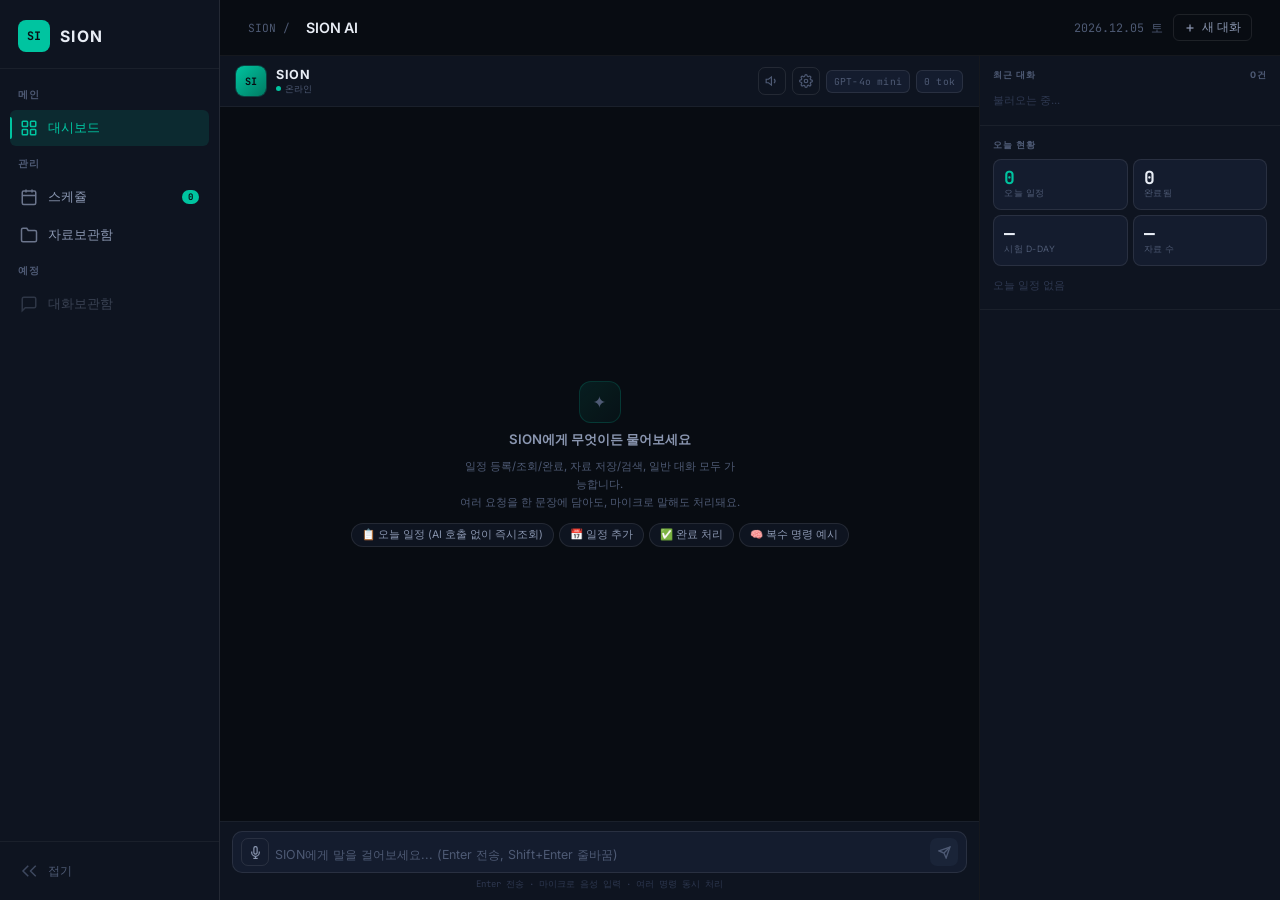
<file: index.html>
<!DOCTYPE html>
<html lang="ko">
<head>
  <meta charset="UTF-8"/>
  <meta name="viewport" content="width=device-width,initial-scale=1.0"/>
  <title>SION</title>
  <link rel="stylesheet" href="sion.css"/>
  <style>
.main-layout{display:grid;grid-template-columns:1fr 300px;height:calc(100vh - 56px);overflow:hidden}
.chat-area{display:flex;flex-direction:column;overflow:hidden;border-right:1px solid var(--line-sub)}
.chat-header{padding:10px 16px;border-bottom:1px solid var(--line-sub);display:flex;align-items:center;gap:10px;flex-shrink:0;background:var(--bg-raised)}
.sion-av{width:30px;height:30px;border-radius:8px;background:linear-gradient(135deg,#00c4a0,#007a62);display:flex;align-items:center;justify-content:center;font-family:var(--font-mono);font-weight:700;font-size:.68rem;color:var(--bg-base);flex-shrink:0;box-shadow:0 0 0 1px rgba(0,196,160,.25)}
.sion-nm{font-weight:700;font-size:.84rem;color:var(--tx-1);letter-spacing:.05em}
.sion-st{font-size:.63rem;color:var(--tx-3);font-family:var(--font-mono);display:flex;align-items:center;gap:4px}
.st-dot{width:5px;height:5px;border-radius:50%;background:var(--ac);animation:blink 2s ease-in-out infinite}
@keyframes blink{0%,100%{opacity:1}50%{opacity:.3}}
.hd-spacer{margin-left:auto;display:flex;align-items:center;gap:6px}
.hd-icon-btn{width:28px;height:28px;padding:0;border-radius:7px;border:1px solid var(--line-mid);background:transparent;color:var(--tx-3);display:flex;align-items:center;justify-content:center;cursor:pointer;transition:all .15s}
.hd-icon-btn:hover{border-color:var(--line-hi);color:var(--tx-1)}
.hd-icon-btn.active-icon{color:var(--ac);border-color:var(--ac);background:var(--ac-dim)}
.model-badge{background:var(--bg-float);border:1px solid var(--line-mid);border-radius:6px;color:var(--tx-3);font-size:.64rem;padding:4px 7px;font-family:var(--font-mono);letter-spacing:.02em}
.chat-msgs{flex:1;overflow-y:auto;padding:14px;display:flex;flex-direction:column;gap:10px}
.chat-empty{flex:1;display:flex;flex-direction:column;align-items:center;justify-content:center;gap:8px;color:var(--tx-3);text-align:center;padding:28px}
.empty-icon{width:42px;height:42px;border-radius:12px;background:linear-gradient(135deg,rgba(0,196,160,.1),rgba(0,196,160,.03));border:1px solid rgba(0,196,160,.18);display:flex;align-items:center;justify-content:center;font-size:1.1rem}
.empty-title{font-size:.88rem;font-weight:600;color:var(--tx-2)}
.empty-sub{font-size:.75rem;color:var(--tx-3);line-height:1.6;max-width:280px}
.quick-cmds{display:flex;flex-wrap:wrap;gap:5px;justify-content:center;margin-top:4px}
.qcmd{padding:4px 10px;border-radius:20px;border:1px solid var(--line-mid);background:var(--bg-raised);color:var(--tx-2);font-size:.7rem;cursor:pointer;transition:all .15s}
.qcmd:hover{border-color:var(--ac);color:var(--ac);background:var(--ac-dim)}
.msg{display:flex;gap:8px;max-width:80%}
.msg.user{flex-direction:row-reverse;align-self:flex-end}
.msg.assistant{align-self:flex-start}
.msg-av{width:24px;height:24px;border-radius:6px;flex-shrink:0;display:flex;align-items:center;justify-content:center;font-size:.58rem;font-weight:700;font-family:var(--font-mono)}
.msg.assistant .msg-av{background:linear-gradient(135deg,#00c4a0,#007a62);color:var(--bg-base)}
.msg.user .msg-av{background:var(--bg-overlay);border:1px solid var(--line-mid);color:var(--tx-2)}
.msg-body{display:flex;flex-direction:column;gap:4px;min-width:0}
.bubble{padding:8px 11px;border-radius:10px;font-size:.83rem;line-height:1.6;word-break:break-word}
.msg.user .bubble{background:var(--ac);color:var(--bg-base);border-bottom-right-radius:2px}
.msg.assistant .bubble{background:var(--bg-float);border:1px solid var(--line-mid);color:var(--tx-1);border-bottom-left-radius:2px}
.msg.assistant .bubble strong{color:var(--ac);font-weight:600}
.msg.assistant .bubble code{background:var(--bg-overlay);padding:1px 5px;border-radius:3px;font-family:var(--font-mono);font-size:.78rem;color:#a78bfa}
.msg.assistant .bubble ul{padding-left:16px}
.msg.assistant .bubble li{margin:2px 0}
.msg-time{font-size:.58rem;color:var(--tx-4);font-family:var(--font-mono);padding:0 2px;display:flex;align-items:center;gap:5px}
.msg.user .msg-time{justify-content:flex-end}
.msg-speak-btn{background:none;border:none;cursor:pointer;font-size:.68rem;opacity:.6;padding:0;line-height:1}
.msg-speak-btn:hover{opacity:1}
.action-card{padding:8px 10px;background:var(--bg-raised);border:1px solid var(--line-mid);border-left:3px solid var(--ac);border-radius:8px;font-size:.75rem;color:var(--tx-2);line-height:1.5}
.action-card.err{border-left-color:var(--red)}
.action-card-title{font-size:.65rem;font-weight:700;color:var(--ac);text-transform:uppercase;letter-spacing:.08em;margin-bottom:3px;display:flex;align-items:center;gap:5px}
.action-card.err .action-card-title{color:var(--red)}
.typing-ind{display:flex;align-items:center;gap:4px;padding:10px 12px;background:var(--bg-float);border:1px solid var(--line-mid);border-radius:10px;border-bottom-left-radius:2px;width:fit-content}
.tdot{width:5px;height:5px;border-radius:50%;background:var(--tx-3);animation:tdots 1.2s ease-in-out infinite}
.tdot:nth-child(2){animation-delay:.2s}.tdot:nth-child(3){animation-delay:.4s}
@keyframes tdots{0%,60%,100%{transform:translateY(0)}30%{transform:translateY(-5px)}}
.chat-in-wrap{padding:9px 12px;border-top:1px solid var(--line-sub);background:var(--bg-raised);flex-shrink:0}
.chat-in-row{display:flex;gap:6px;align-items:flex-end;background:var(--bg-float);border:1px solid var(--line-mid);border-radius:10px;padding:6px 8px;transition:border-color .15s}
.chat-in-row:focus-within{border-color:var(--ac);box-shadow:0 0 0 3px var(--ac-soft)}
.chat-ta{flex:1;background:transparent;border:none;color:var(--tx-1);font-size:.83rem;resize:none;outline:none;min-height:20px;max-height:120px;line-height:1.5;font-family:var(--font-sans)}
.chat-ta::placeholder{color:var(--tx-3)}
.mic-btn{width:28px;height:28px;border-radius:7px;background:transparent;border:1px solid var(--line-mid);color:var(--tx-2);display:flex;align-items:center;justify-content:center;cursor:pointer;flex-shrink:0;transition:all .15s}
.mic-btn:hover{border-color:var(--ac);color:var(--ac)}
.mic-btn.recording{background:var(--red);border-color:var(--red);color:#fff;animation:micpulse 1.2s infinite}
@keyframes micpulse{0%,100%{box-shadow:0 0 0 0 rgba(248,113,113,.5)}50%{box-shadow:0 0 0 6px rgba(248,113,113,0)}}
.send-btn{width:28px;height:28px;border-radius:7px;background:var(--ac);color:var(--bg-base);border:none;cursor:pointer;display:flex;align-items:center;justify-content:center;flex-shrink:0;transition:all .15s}
.send-btn:hover{background:#00ddb5}
.send-btn:disabled{background:var(--bg-overlay);color:var(--tx-3);cursor:not-allowed}
.chat-hint{font-size:.6rem;color:var(--tx-4);margin-top:5px;text-align:center;font-family:var(--font-mono)}
.dash-panel{overflow-y:auto;display:flex;flex-direction:column;background:var(--bg-raised)}
.panel-sec{padding:13px 13px;border-bottom:1px solid var(--line-sub)}
.psec-t{font-size:.6rem;font-weight:700;color:var(--tx-3);text-transform:uppercase;letter-spacing:.12em;margin-bottom:7px;display:flex;align-items:center;justify-content:space-between}
.conv-item{padding:7px 8px;border-radius:6px;cursor:pointer;transition:background .12s;margin-bottom:2px}
.conv-item:hover{background:var(--bg-overlay)}
.conv-item.active{background:var(--ac-dim)}
.conv-title{font-size:.76rem;font-weight:500;color:var(--tx-1);overflow:hidden;text-overflow:ellipsis;white-space:nowrap;margin-bottom:2px}
.conv-meta{font-size:.6rem;color:var(--tx-3);font-family:var(--font-mono);display:flex;align-items:center;justify-content:space-between}
.conv-del-btn{background:none;border:none;color:var(--tx-4);cursor:pointer;font-size:.65rem;opacity:0;transition:opacity .12s;padding:0 2px}
.conv-item:hover .conv-del-btn{opacity:1}
.conv-del-btn:hover{color:var(--red)}
.mini-stats{display:grid;grid-template-columns:1fr 1fr;gap:5px;margin-bottom:9px}
.ms-card{padding:9px 10px;background:var(--bg-float);border-radius:8px;border:1px solid var(--line-mid);cursor:pointer;transition:border-color .12s}
.ms-card:hover{border-color:var(--line-hi)}
.ms-n{font-size:1.2rem;font-weight:700;font-family:var(--font-mono);color:var(--tx-1);line-height:1;margin-bottom:1px}
.ms-n.ac{color:var(--ac)}
.ms-l{font-size:.58rem;color:var(--tx-3);text-transform:uppercase;letter-spacing:.06em}
.msched-item{display:flex;align-items:center;gap:6px;padding:4px 6px;border-radius:5px;font-size:.74rem;transition:background .12s}
.msched-item:hover{background:var(--bg-overlay)}
.mchk{width:13px;height:13px;border-radius:3px;border:1.5px solid var(--line-hi);flex-shrink:0;display:flex;align-items:center;justify-content:center;cursor:pointer;transition:all .12s}
.mchk:hover{border-color:var(--ac)}
.mchk.done{background:var(--ac);border-color:var(--ac)}
.msched-name{flex:1;overflow:hidden;text-overflow:ellipsis;white-space:nowrap;color:var(--tx-1)}
.msched-item.done .msched-name{text-decoration:line-through;color:var(--tx-3)}
.msched-t{font-size:.58rem;color:var(--tx-3);font-family:var(--font-mono);white-space:nowrap}
@media(max-width:1100px){.main-layout{grid-template-columns:1fr 250px}}
@media(max-width:800px){.main-layout{grid-template-columns:1fr}.dash-panel{display:none}}
  </style>
</head>
<body>
<div class="app">
  <aside class="sidebar" id="sidebar">
    <div class="sidebar-brand">
      <div class="brand-mark">SI</div>
      <span class="brand-name">SION</span>
    </div>
    <nav class="sidebar-nav">
      <span class="nav-section-label">메인</span>
      <a href="index.html" class="nav-link active">
        <svg class="nav-ico" viewBox="0 0 24 24" fill="none" stroke="currentColor" stroke-width="2"><rect x="3" y="3" width="7" height="7" rx="1"/><rect x="14" y="3" width="7" height="7" rx="1"/><rect x="3" y="14" width="7" height="7" rx="1"/><rect x="14" y="14" width="7" height="7" rx="1"/></svg>
        <span class="nav-label">대시보드</span>
      </a>
      <span class="nav-section-label">관리</span>
      <a href="schedule.html" class="nav-link">
        <svg class="nav-ico" viewBox="0 0 24 24" fill="none" stroke="currentColor" stroke-width="2"><rect x="3" y="4" width="18" height="18" rx="2"/><path d="M16 2v4M8 2v4M3 10h18"/></svg>
        <span class="nav-label">스케쥴</span>
        <span class="nav-badge" id="nb-sched">0</span>
      </a>
      <a href="vault.html" class="nav-link">
        <svg class="nav-ico" viewBox="0 0 24 24" fill="none" stroke="currentColor" stroke-width="2"><path d="M22 19a2 2 0 0 1-2 2H4a2 2 0 0 1-2-2V5a2 2 0 0 1 2-2h5l2 3h9a2 2 0 0 1 2 2z"/></svg>
        <span class="nav-label">자료보관함</span>
      </a>
      <span class="nav-section-label">예정</span>
      <a href="#" class="nav-link" style="opacity:.35;pointer-events:none">
        <svg class="nav-ico" viewBox="0 0 24 24" fill="none" stroke="currentColor" stroke-width="2"><path d="M21 15a2 2 0 0 1-2 2H7l-4 4V5a2 2 0 0 1 2-2h14a2 2 0 0 1 2 2z"/></svg>
        <span class="nav-label">대화보관함</span>
      </a>
    </nav>
    <div class="sidebar-footer">
      <button class="sidebar-toggle" id="sidebarToggle">
        <svg class="toggle-ico nav-ico" viewBox="0 0 24 24" fill="none" stroke="currentColor" stroke-width="2"><path d="M11 19l-7-7 7-7M21 19l-7-7 7-7"/></svg>
        <span style="font-size:.8rem;color:var(--tx-3)">접기</span>
      </button>
    </div>
  </aside>

  <div class="content" id="content">
    <div class="topbar">
      <span class="topbar-path">SION /</span>
      <span class="topbar-title">SION AI</span>
      <div class="topbar-right">
        <span id="topbar-date" style="font-size:.78rem;color:var(--tx-3);font-family:var(--font-mono)"></span>
        <button class="btn btn-ghost btn-sm" id="btn-new-chat">
          <svg width="12" height="12" viewBox="0 0 24 24" fill="none" stroke="currentColor" stroke-width="2.5"><line x1="12" y1="5" x2="12" y2="19"/><line x1="5" y1="12" x2="19" y2="12"/></svg>
          새 대화
        </button>
      </div>
    </div>

    <div class="main-layout">
      <!-- 채팅 -->
      <div class="chat-area">
        <div class="chat-header">
          <div class="sion-av">SI</div>
          <div>
            <div class="sion-nm">SION</div>
            <div class="sion-st">
              <div class="st-dot"></div>
              <span id="st-label">온라인</span>
            </div>
          </div>
          <div class="hd-spacer">
            <button class="hd-icon-btn" id="btn-voice-toggle" title="응답 음성으로 듣기 켜기/끄기">
              <svg width="14" height="14" viewBox="0 0 24 24" fill="none" stroke="currentColor" stroke-width="2"><polygon points="11 5 6 9 2 9 2 15 6 15 11 19 11 5"/><path d="M15.54 8.46a5 5 0 0 1 0 7.07"/></svg>
            </button>
            <button class="hd-icon-btn" id="btn-settings" title="AI 설정">
              <svg width="14" height="14" viewBox="0 0 24 24" fill="none" stroke="currentColor" stroke-width="2"><circle cx="12" cy="12" r="3"/><path d="M19.4 15a1.65 1.65 0 0 0 .33 1.82l.06.06a2 2 0 1 1-2.83 2.83l-.06-.06a1.65 1.65 0 0 0-1.82-.33 1.65 1.65 0 0 0-1 1.51V21a2 2 0 0 1-4 0v-.09A1.65 1.65 0 0 0 9 19.4a1.65 1.65 0 0 0-1.82.33l-.06.06a2 2 0 1 1-2.83-2.83l.06-.06a1.65 1.65 0 0 0 .33-1.82 1.65 1.65 0 0 0-1.51-1H3a2 2 0 0 1 0-4h.09A1.65 1.65 0 0 0 4.6 9a1.65 1.65 0 0 0-.33-1.82l-.06-.06a2 2 0 1 1 2.83-2.83l.06.06a1.65 1.65 0 0 0 1.82.33H9a1.65 1.65 0 0 0 1-1.51V3a2 2 0 0 1 4 0v.09a1.65 1.65 0 0 0 1 1.51 1.65 1.65 0 0 0 1.82-.33l.06-.06a2 2 0 1 1 2.83 2.83l-.06.06a1.65 1.65 0 0 0-.33 1.82V9a1.65 1.65 0 0 0 1.51 1H21a2 2 0 0 1 0 4h-.09a1.65 1.65 0 0 0-1.51 1z"/></svg>
            </button>
            <span class="model-badge">GPT-4o mini</span>
            <span class="model-badge" id="token-badge" title="이번 세션 누적 토큰 사용량">0 tok</span>
          </div>
        </div>

        <div class="chat-msgs" id="chat-msgs">
          <div class="chat-empty" id="chat-empty">
            <div class="empty-icon">✦</div>
            <div class="empty-title">SION에게 무엇이든 물어보세요</div>
            <div class="empty-sub">일정 등록/조회/완료, 자료 저장/검색, 일반 대화 모두 가능합니다.<br>여러 요청을 한 문장에 담아도, 마이크로 말해도 처리돼요.</div>
            <div class="quick-cmds">
              <button class="qcmd" data-fast="today">📋 오늘 일정 (AI 호출 없이 즉시조회)</button>
              <button class="qcmd" data-cmd="내일 오후 2시에 수학 시험 일정 추가해줘">📅 일정 추가</button>
              <button class="qcmd" data-cmd="수학 시험 끝났어, 완료 처리해줘">✅ 완료 처리</button>
              <button class="qcmd" data-cmd="내일 오후 2시 수학 시험 일정 추가하고, 파이썬 딕셔너리 개념도 자료로 저장해줘">🧠 복수 명령 예시</button>
            </div>
          </div>
        </div>

        <div id="regen-row" style="display:none;padding:0 12px 6px;text-align:center">
          <button class="btn btn-ghost btn-sm" id="btn-regenerate">🔄 다시 생성</button>
        </div>
        <div class="chat-in-wrap">
          <div class="chat-in-row">
            <button class="mic-btn" id="mic-btn" title="음성으로 말하기">
              <svg width="13" height="13" viewBox="0 0 24 24" fill="none" stroke="currentColor" stroke-width="2.2"><path d="M12 1a3 3 0 0 0-3 3v8a3 3 0 0 0 6 0V4a3 3 0 0 0-3-3z"/><path d="M19 10v2a7 7 0 0 1-14 0v-2"/><line x1="12" y1="19" x2="12" y2="23"/><line x1="8" y1="23" x2="16" y2="23"/></svg>
            </button>
            <textarea class="chat-ta" id="chat-ta" placeholder="SION에게 말을 걸어보세요... (Enter 전송, Shift+Enter 줄바꿈)" rows="1"></textarea>
            <button class="send-btn" id="send-btn" disabled>
              <svg width="13" height="13" viewBox="0 0 24 24" fill="none" stroke="currentColor" stroke-width="2.5"><line x1="22" y1="2" x2="11" y2="13"/><polygon points="22 2 15 22 11 13 2 9 22 2"/></svg>
            </button>
          </div>
          <div class="chat-hint">Enter 전송 · 마이크로 음성 입력 · 여러 명령 동시 처리</div>
        </div>
      </div>

      <!-- 오른쪽 대시 -->
      <div class="dash-panel">
        <div class="panel-sec">
          <div class="psec-t">
            <span>최근 대화</span>
            <span id="conv-total" style="color:var(--tx-3)">0건</span>
          </div>
          <div id="conv-list">
            <div style="font-size:.74rem;color:var(--tx-4);padding:4px 0">불러오는 중...</div>
          </div>
        </div>
        <div class="panel-sec">
          <div class="psec-t"><span>오늘 현황</span></div>
          <div class="mini-stats">
            <div class="ms-card" onclick="location.href='schedule.html'">
              <div class="ms-n ac" id="ms-today">—</div>
              <div class="ms-l">오늘 일정</div>
            </div>
            <div class="ms-card" onclick="location.href='schedule.html'">
              <div class="ms-n" id="ms-done">—</div>
              <div class="ms-l">완료됨</div>
            </div>
            <div class="ms-card" onclick="location.href='schedule.html'">
              <div class="ms-n" id="ms-exam">—</div>
              <div class="ms-l">시험 D-day</div>
            </div>
            <div class="ms-card" onclick="location.href='vault.html'">
              <div class="ms-n" id="ms-vault">—</div>
              <div class="ms-l">자료 수</div>
            </div>
          </div>
          <div id="mini-sched"></div>
        </div>
      </div>
    </div>
  </div>
</div>

<!-- AI 설정 모달 -->
<div class="modal-backdrop" id="modal-settings">
  <div class="modal">
    <div class="modal-head">
      <span class="modal-title">AI 설정</span>
      <button class="btn-icon" onclick="SION.ui.closeModal('modal-settings')">✕</button>
    </div>
    <div class="modal-body">
      <div class="form-group">
        <label class="input-label">커스텀 지침 (선택)</label>
        <textarea class="input" id="set-prompt" rows="6" placeholder="SION이 항상 지켜야 할 말투나 규칙을 자유롭게 적어보세요.&#10;예: 답변은 항상 3줄 이내로 짧게 해줘 / 반말로 편하게 말해줘"></textarea>
      </div>
      <div class="checkbox-wrap" id="set-voice-wrap">
        <div class="checkbox" id="set-voice-box"></div>
        <span style="font-size:.82rem;color:var(--tx-2)">모든 응답을 음성으로도 자동으로 들려주기</span>
      </div>
      <div class="form-group">
        <label class="input-label">SION이 기억하고 있는 것들</label>
        <div id="mem-list" style="display:flex;flex-direction:column;gap:4px;max-height:160px;overflow-y:auto"></div>
        <div style="display:flex;gap:6px;margin-top:6px">
          <input class="input" type="text" id="mem-add-input" placeholder="직접 기억시킬 내용 입력..." style="flex:1"/>
          <button class="btn btn-ghost btn-sm" id="mem-add-btn">추가</button>
        </div>
        <div style="font-size:.68rem;color:var(--tx-4);margin-top:4px">대화를 나누면 SION이 기억할 만한 내용을 스스로 뽑아서 여기 쌓아요. 최근 50개까지만 유지돼요.</div>
      </div>
    </div>
    <div class="modal-foot">
      <button class="btn btn-ghost" onclick="SION.ui.closeModal('modal-settings')">취소</button>
      <button class="btn btn-primary" id="btn-settings-save">저장</button>
    </div>
  </div>
</div>

<div id="toast-container"></div>
<script src="sion.js"></script>
<script>
SION.ui.initSidebar();

/* OpenAI를 브라우저에서 직접 부르면 CORS에 막히기 때문에
   Supabase Edge Function을 중계 서버로 두고 여기서는 그 함수만 호출함.
   OpenAI 키는 이제 이 파일에 없고 Edge Function 시크릿에만 존재함. */
const EDGE_FN_URL = 'https://cszwasbxeczeocmdifqj.supabase.co/functions/v1/openai-chat';
const MODEL = 'gpt-4o-mini';

const PAD = SION.util.pad;
const DAYS = ['일','월','화','수','목','금','토'];

let msgs = [];
let convId = null;
let todayData = [];
let thinking = false;
let aiSettings = { system_prompt:'', voice_enabled:false };
let memories = [];
let audioStore = {};
let audioCounter = 0;
let sessionTokenTotal = 0;

function formatTokens(n) {
  if (!n) return '0';
  if (n >= 1000) return (n/1000).toFixed(1)+'k';
  return String(n);
}
function addSessionTokens(n) {
  sessionTokenTotal += n || 0;
  const el = document.getElementById('token-badge');
  if (el) el.textContent = formatTokens(sessionTokenTotal) + ' tok';
}

const now = new Date();
document.getElementById('topbar-date').textContent =
  `${now.getFullYear()}.${PAD(now.getMonth()+1)}.${PAD(now.getDate())} ${DAYS[now.getDay()]}`;

// ── 함수 호출(툴) 정의 ──────────────────────────
const TOOLS = [
  {
    type: 'function',
    function: {
      name: 'add_schedule',
      description: '일정(과제, 수행평가, 시험, 약속, 기타)을 schedules 테이블에 추가한다.',
      parameters: {
        type: 'object',
        properties: {
          title:    { type: 'string', description: '일정 제목' },
          due_at:   { type: 'string', description: 'ISO 8601 형식 날짜/시간, 예: 2026-08-05T14:00:00' },
          category: { type: 'string', enum: ['과제','수행','시험','약속','기타'] },
          content:  { type: 'string', description: '상세 내용 (선택)' },
          location: { type: 'string', description: '장소/링크 등 부가 정보 (선택)' },
          tags:     { type: 'array', items: { type: 'string' }, description: '태그 (선택)' }
        },
        required: ['title','due_at']
      }
    }
  },
  {
    type: 'function',
    function: {
      name: 'list_schedules',
      description: '조건에 맞는 일정 목록을 조회한다. 오늘/이번주/특정 카테고리 일정을 물어볼 때 사용.',
      parameters: {
        type: 'object',
        properties: {
          from_date:   { type: 'string', description: '조회 시작일 (YYYY-MM-DD, 생략 시 오늘)' },
          to_date:     { type: 'string', description: '조회 종료일 (YYYY-MM-DD, 생략 시 from_date와 동일)' },
          category:    { type: 'string', enum: ['과제','수행','시험','약속','기타'] },
          only_undone: { type: 'boolean', description: '미완료 일정만 조회할지 여부' }
        }
      }
    }
  },
  {
    type: 'function',
    function: {
      name: 'complete_schedule',
      description: '제목이 일치하는 일정을 완료 처리한다.',
      parameters: {
        type: 'object',
        properties: { title_query: { type: 'string', description: '완료 처리할 일정의 제목(일부만 일치해도 됨)' } },
        required: ['title_query']
      }
    }
  },
  {
    type: 'function',
    function: {
      name: 'add_vault',
      description: '정보/지식/메모를 vault_items 테이블(자료보관함)에 저장한다.',
      parameters: {
        type: 'object',
        properties: {
          title:    { type: 'string', description: '자료 제목' },
          content:  { type: 'string', description: '자료 전체 내용' },
          category: { type: 'string', description: '카테고리 (선택)' },
          tags:     { type: 'array', items: { type: 'string' }, description: '태그 (선택)' }
        },
        required: ['title','content']
      }
    }
  },
  {
    type: 'function',
    function: {
      name: 'search_vault',
      description: '자료보관함에서 의미상 관련 있는 자료를 찾는다 (정확한 단어가 아니어도 비슷한 의미면 찾아짐).',
      parameters: {
        type: 'object',
        properties: { query: { type: 'string', description: '검색어' } },
        required: ['query']
      }
    }
  },
  {
    type: 'function',
    function: {
      name: 'recall_memory',
      description: '기본으로 제공된 것 외에, 예전 기억 중 특정 키워드/주제와 의미상 관련 있는 게 있는지 찾아본다. 사용자가 예전에 말했던 특정 내용을 물어볼 때 사용.',
      parameters: {
        type: 'object',
        properties: { query: { type: 'string', description: '찾고 싶은 키워드나 주제' } },
        required: ['query']
      }
    }
  }
];

// ── 임베딩 유틸 (Edge Function을 통해 OpenAI Embeddings 호출) ──
async function getEmbedding(text) {
  const r = await fetch(EDGE_FN_URL, {
    method: 'POST',
    headers: { 'Content-Type': 'application/json' },
    body: JSON.stringify({ _endpoint:'embeddings', model:'text-embedding-3-small', input:(text||'').slice(0,4000), dimensions:512 })
  });
  const d = await r.json().catch(()=>({}));
  if (!r.ok || d.error) throw new Error(d.error?.message || '임베딩 생성 실패');
  return d.data[0].embedding;
}
// 벡터 임베딩 생성은 실패해도 채팅 자체엔 영향 없어야 하므로 항상 조용히 무시하고 배경에서 실행
function generateAndSaveEmbedding(table, id, text) {
  (async () => {
    try {
      const emb = await getEmbedding(text);
      await SION.db.update(table, `id=eq.${id}`, { embedding: emb });
    } catch(e) {}
  })();
}
async function searchMemoriesSemantic(queryText, topN=5) {
  try {
    const emb = await getEmbedding(queryText);
    const rows = await SION.db.rpc('match_memories', { query_embedding: emb, match_count: topN });
    return rows || [];
  } catch(e) { return []; }
}

// 토큰 절약: 매 요청마다 전체 대화를 다 보내지 않고 최근 MAX_TURNS 턴만 잘라서 전송.
// (화면/DB에 남는 msgs 전체는 그대로 유지되고, API로 나가는 부분만 축소됨)
const MAX_TURNS = 8;
// 기억 자동 주입 기준 — 이 유사도 이상인 것만 "관련 있을 수도" 로 판단해 프롬프트에 넣음
const MEMORY_SIM_THRESHOLD = 0.5;

function contextForAPI(full) {
  const userIdxs = [];
  full.forEach((m,i)=>{ if (m.role==='user') userIdxs.push(i); });
  if (userIdxs.length <= MAX_TURNS) return full;
  const cutFrom = userIdxs[userIdxs.length - MAX_TURNS];
  return full.slice(cutFrom);
}

// 1차 호출용 — 페르소나/규칙/도구 사용법 + "지금 이 메시지"와 의미상 관련 있는 기억만 골라서 주입.
// (예전엔 오늘 일정 전체를 매번 통째로 넣었는데, list_schedules 툴이 있으니 필요할 때만 모델이 직접 조회하도록 바꿔서
//  스케줄/기억과 무관한 대화에서 나가던 토큰을 없앰)
async function buildSystemPrompt(userText) {
  const n = new Date();
  const dt = `${n.getFullYear()}년 ${n.getMonth()+1}월 ${n.getDate()}일 ${DAYS[n.getDay()]}요일 ${PAD(n.getHours())}:${PAD(n.getMinutes())}`;

  let memBlock = '';
  try {
    const matches = await searchMemoriesSemantic(userText, 3);
    const relevant = matches.filter(m => (m.similarity||0) >= MEMORY_SIM_THRESHOLD);
    if (relevant.length) {
      memBlock = `\n\n[지금 메시지와 관련 있을 수 있는 기억 — 자연스럽게 참고만 하고 티내지 말 것]\n${relevant.map(m=>`- ${m.content}`).join('\n')}`;
    }
  } catch(e) {}

  const custom = aiSettings.system_prompt ? `\n\n[사용자 지정 지침 — 반드시 우선 반영]\n${aiSettings.system_prompt}` : '';

  return `당신은 SION이라는 사용자 전용 개인 AI 비서입니다. 현재 시각: ${dt}.

성격: 친근하게 대화하되 정보는 정확하게 전달합니다. 이모지는 남발하지 않습니다.

할 수 있는 일:
- 일정 등록/조회/완료 처리 (add_schedule, list_schedules, complete_schedule)
- 자료보관함에 정보 저장 및 의미 기반 검색 (add_vault, search_vault)
- 예전 기억 검색 (recall_memory)
- 그 외 일반적인 대화, 지식 질문, 조언

규칙:
- 한 메시지에 여러 요청이 섞여 있으면 필요한 함수를 각각 병렬로 호출하세요.
- 날짜/시간이 불명확하면 오늘/내일 기준으로 자연스럽게 추론하세요.
- 오늘 일정이나 저장된 자료, 예전 기억은 미리 주어지지 않으니, 필요하면 반드시 list_schedules/search_vault/recall_memory를 호출해서 실제로 확인한 뒤 답하세요. 추측해서 답하지 마세요.
- 답변 길이는 정해두지 말고 상황에 맞게 유동적으로 조절하세요 — 간단한 확인은 짧게, 설명이 필요한 질문은 충분히 자세하게 답하세요.
- 함수 호출이 필요 없는 일반 대화는 자연스러운 한국어 마크다운으로 답하세요.${memBlock}${custom}`;
}

// 2차 호출(도구 실행 결과를 자연어로 정리)용 — 페르소나/규칙을 반복하지 않고 아주 짧게만 구성해서 토큰을 아낌
function buildSynthesisPrompt() {
  const custom = aiSettings.system_prompt ? `\n\n[사용자 지정 지침]\n${aiSettings.system_prompt}` : '';
  return `당신은 SION입니다. 방금 실행한 함수 호출 결과(tool 메시지들)를 바탕으로 사용자 질문에 자연스러운 한국어로 답하세요. 정보가 없으면 없다고 솔직히 말하세요. 목록은 마크다운으로 정리하고, 답변 길이는 상황에 맞게 유동적으로 조절하세요.${custom}`;
}

async function callOpenAI(systemPrompt, conversation, useTools, maxTokens) {
  const body = {
    model: MODEL,
    messages: [{ role:'system', content: systemPrompt }, ...contextForAPI(conversation)],
    temperature: 0.7,
    max_tokens: maxTokens || 900,
  };
  if (useTools) {
    body.tools = TOOLS;
    body.tool_choice = 'auto';
    body.parallel_tool_calls = true;
  }
  const r = await fetch(EDGE_FN_URL, {
    method: 'POST',
    headers: { 'Content-Type': 'application/json' },
    body: JSON.stringify(body)
  });
  const d = await r.json().catch(()=>({}));
  if (!r.ok || d.error) throw new Error(d.error?.message || `API 오류 ${r.status}`);
  return { message: d.choices[0].message, usage: d.usage || null };
}

// ── 액션 실행 ────────────────────────────────
async function execSched(a) {
  try {
    const body = {
      title: a.title,
      due_at: a.due_at ? new Date(a.due_at).toISOString() : null,
      category: a.category || '기타',
      content: a.content || null,
      location: a.location || null,
      tags: a.tags?.length ? a.tags : null,
      is_done: false
    };
    await SION.db.insert('schedules', body);
    await loadToday();
    return { type:'action_ok', at:'schedule', content:`✅ 일정이 추가됐어요`, detail:`**${a.title}** · ${a.category||'기타'} · ${a.due_at?a.due_at.slice(0,16).replace('T',' '):'시간 미정'}` };
  } catch(e) { return { type:'action_err', content:`일정 추가 실패: ${e.message}` }; }
}

async function execListSchedules(a) {
  try {
    let from = a.from_date ? new Date(a.from_date) : new Date();
    from.setHours(0,0,0,0);
    let to = a.to_date ? new Date(a.to_date) : new Date(from);
    to.setHours(23,59,59,999);
    let q = `due_at=gte.${SION.date.toISO(from)}&due_at=lte.${SION.date.toISO(to)}&order=due_at.asc&limit=30`;
    if (a.category) q += `&category=eq.${encodeURIComponent(a.category)}`;
    if (a.only_undone) q += `&is_done=eq.false`;
    const rows = await SION.db.select('schedules', q);
    return { type:'info', data: rows.map(r=>({title:r.title, due_at:r.due_at, category:r.category, is_done:r.is_done})) };
  } catch(e) { return { type:'action_err', content:`일정 조회 실패: ${e.message}` }; }
}

async function execCompleteSchedule(a) {
  try {
    const rows = await SION.db.select('schedules', `title=ilike.*${encodeURIComponent(a.title_query)}*&is_done=eq.false&limit=1`);
    if (!rows.length) return { type:'action_err', content:`"${a.title_query}"와 일치하는 미완료 일정을 찾지 못했어요.` };
    const item = rows[0];
    await SION.db.update('schedules', `id=eq.${item.id}`, { is_done:true });
    await loadToday();
    return { type:'action_ok', at:'schedule', content:`✅ 완료 처리했어요`, detail:`**${item.title}**` };
  } catch(e) { return { type:'action_err', content:`완료 처리 실패: ${e.message}` }; }
}

async function execVault(a) {
  try {
    const res = await SION.db.insert('vault_items', {
      title: a.title,
      content: a.content || null,
      category: a.category || '기타',
      tags: a.tags?.length ? a.tags : null,
      is_pinned: false
    });
    const item = Array.isArray(res)?res[0]:res;
    // 검색 품질을 위한 임베딩 생성은 채팅 응답을 기다리게 하지 않고 배경에서 처리
    if (item) generateAndSaveEmbedding('vault_items', item.id, `${a.title}\n${a.content||''}`);
    return { type:'action_ok', at:'vault', content:`✅ 자료가 보관됐어요`, detail:`**${a.title}** · ${a.category||'기타'}` };
  } catch(e) { return { type:'action_err', content:`자료 저장 실패: ${e.message}` }; }
}

async function execSearchVault(a) {
  try {
    const emb = await getEmbedding(a.query);
    const rows = await SION.db.rpc('match_vault_items', { query_embedding: emb, match_count: 8 });
    if (!rows || !rows.length) return { type:'info', data: [] };
    return { type:'info', data: rows.map(r=>({ title:r.title, preview:(r.content||'').slice(0,80), category:r.category })) };
  } catch(e) { return { type:'action_err', content:`자료 검색 실패: ${e.message}` }; }
}

async function execRecallMemory(a) {
  try {
    const rows = await searchMemoriesSemantic(a.query, 8);
    return { type:'info', data: rows.map(r=>r.content) };
  } catch(e) { return { type:'action_err', content:`기억 검색 실패: ${e.message}` }; }
}

// ── 마크다운 변환 (경량) ──────────────────────
function md(s) {
  if (!s) return '';
  return s.replace(/&/g,'&amp;').replace(/</g,'&lt;').replace(/>/g,'&gt;')
    .replace(/\*\*(.*?)\*\*/g,'<strong>$1</strong>')
    .replace(/`(.*?)`/g,'<code>$1</code>')
    .replace(/^- (.+)$/gm,'<li>$1</li>')
    .replace(/(<li>.*?<\/li>\n?)+/g, m => `<ul>${m}</ul>`)
    .replace(/\n/g,'<br>');
}

// ── 음성 출력 (TTS, 브라우저 내장 Web Speech API) ─
let koVoice = null;
function pickVoice() {
  const voices = window.speechSynthesis?.getVoices() || [];
  koVoice = voices.find(v=>v.lang==='ko-KR') || voices.find(v=>v.lang?.startsWith('ko')) || null;
}
if ('speechSynthesis' in window) {
  pickVoice();
  window.speechSynthesis.onvoiceschanged = pickVoice;
}
function speak(text) {
  if (!('speechSynthesis' in window) || !text) return;
  window.speechSynthesis.cancel();
  const plain = text.replace(/[*`#_>]/g,'');
  const u = new SpeechSynthesisUtterance(plain);
  u.lang = 'ko-KR';
  if (koVoice) u.voice = koVoice;
  window.speechSynthesis.speak(u);
}

// ── 음성 입력 (STT, 브라우저 내장 Web Speech API) ─
const SR = window.SpeechRecognition || window.webkitSpeechRecognition;
let recognition = null;
let recording = false;
if (SR) {
  recognition = new SR();
  recognition.lang = 'ko-KR';
  recognition.interimResults = false;
  recognition.maxAlternatives = 1;
  recognition.onresult = (e) => {
    const transcript = e.results[0][0].transcript;
    const ta = document.getElementById('chat-ta');
    ta.value = transcript;
    ta.dispatchEvent(new Event('input'));
    ta.focus();
  };
  recognition.onend = () => { recording=false; updateMicUI(); };
  recognition.onerror = () => { recording=false; updateMicUI(); SION.ui.toast('음성 인식에 실패했어요','error'); };
} else {
  document.addEventListener('DOMContentLoaded', ()=>{
    const b = document.getElementById('mic-btn');
    if (b) { b.style.opacity='.35'; b.style.cursor='not-allowed'; b.title='이 브라우저는 음성 인식을 지원하지 않아요 (Chrome 권장)'; }
  });
}
function toggleMic() {
  if (!recognition) { SION.ui.toast('이 브라우저는 음성 인식을 지원하지 않아요 (Chrome 권장)','error'); return; }
  if (recording) { recognition.stop(); recording=false; }
  else { recognition.start(); recording=true; }
  updateMicUI();
}
function updateMicUI() {
  document.getElementById('mic-btn')?.classList.toggle('recording', recording);
}

// ── 메시지 렌더링 ─────────────────────────────
function addMsg(role, payload, t) {
  const el = document.getElementById('chat-msgs');
  document.getElementById('chat-empty')?.remove();

  const w = document.createElement('div');
  w.className = `msg ${role}`;
  const av = `<div class="msg-av">${role==='assistant'?'SI':'ME'}</div>`;

  let bub = '';
  let speakBtn = '';
  let copyBtn = '';
  let tokenLabel = '';
  if (role === 'user') {
    bub = `<div class="bubble">${SION.util.esc(payload)}</div>`;
  } else {
    const text = payload.text;
    const actions = payload.actions || [];
    if (text) {
      bub += `<div class="bubble">${md(text)}</div>`;
      const aid = 'a'+(audioCounter++);
      audioStore[aid] = text;
      speakBtn = `<button class="msg-speak-btn" data-aid="${aid}" title="음성으로 듣기">🔊</button>`;
      copyBtn = `<button class="msg-speak-btn" data-copy-aid="${aid}" title="복사">📋</button>`;
    }
    if (payload.tokens) tokenLabel = `<span style="opacity:.7">· ${formatTokens(payload.tokens)}tok</span>`;
    actions.forEach(a => {
      if (a.type === 'action_ok') {
        const ico = a.at==='schedule' ? '📅' : '📁';
        const lbl = a.at==='schedule' ? '일정 처리됨' : '자료 저장됨';
        bub += `<div class="action-card"><div class="action-card-title">${ico} ${lbl}</div><div>${md(a.detail)}</div></div>`;
      } else {
        bub += `<div class="action-card err"><div class="action-card-title">⚠ 오류</div><div>${md(a.content)}</div></div>`;
      }
    });
    if (!text && !actions.length) bub = `<div class="bubble" style="color:var(--tx-3)">(응답 없음)</div>`;
  }

  const time = `<div class="msg-time">${speakBtn}${copyBtn}${t}${tokenLabel}</div>`;
  w.innerHTML = `${av}<div class="msg-body">${bub}${time}</div>`;
  el.appendChild(w);
  el.querySelectorAll('.msg-speak-btn').forEach(b=>{
    b.addEventListener('click', ()=> speak(audioStore[b.dataset.aid]));
  });
  el.querySelectorAll('[data-copy-aid]').forEach(b=>{
    b.addEventListener('click', async ()=>{
      try { await navigator.clipboard.writeText(audioStore[b.dataset.copyAid]); SION.ui.toast('복사됨','success'); }
      catch(e) { SION.ui.toast('복사 실패','error'); }
    });
  });
  el.scrollTop = el.scrollHeight;
}

function showTyping() {
  const el = document.getElementById('chat-msgs');
  document.getElementById('chat-empty')?.remove();
  const w = document.createElement('div');
  w.className = 'msg assistant'; w.id = 'typing-w';
  w.innerHTML = `<div class="msg-av">SI</div><div class="typing-ind"><div class="tdot"></div><div class="tdot"></div><div class="tdot"></div></div>`;
  el.appendChild(w); el.scrollTop = el.scrollHeight;
}
function hideTyping() { document.getElementById('typing-w')?.remove(); }
function nowTime() { const d=new Date(); return `${PAD(d.getHours())}:${PAD(d.getMinutes())}`; }

// ── 빠른 경로: 확정적으로 뻔한 명령은 AI 호출 없이 JS가 바로 처리 ──
// ("오늘 일정" 버튼처럼 파라미터 추론이 필요없는 요청은 LLM을 아예 거치지 않아 토큰이 0으로 듦)
async function fastTodaySchedule() {
  if (thinking) return;
  addMsg('user', '오늘 일정 알려줘', nowTime());
  showTyping();
  document.getElementById('st-label').textContent = '조회 중...';
  await loadToday();
  hideTyping();
  let text;
  if (!todayData.length) {
    text = '오늘은 등록된 일정이 없어요.';
  } else {
    const lines = todayData.map(d=>`- ${d.title}${d.due_at?` (${SION.date.fmtDateTime(d.due_at)})`:''}${d.is_done?' ✅':''}`).join('\n');
    text = `오늘 일정은 총 ${todayData.length}건이에요.\n${lines}`;
  }
  addMsg('assistant', { text, actions:[], tokens:0 }, nowTime());
  document.getElementById('st-label').textContent = '온라인';
  document.getElementById('regen-row').style.display = 'none';
  msgs.push({ role:'user', content:'오늘 일정 알려줘' }, { role:'assistant', content:text });
  saveConv('오늘 일정 알려줘');
}

// 순수 액션(추가/완료 등)만 실행됐을 때는 AI에게 다시 물어보지 않고
// 이미 갖고 있는 결과 문구로 바로 답변을 만듦 (2차 API 호출 자체를 생략 → 토큰 절약)
function buildTemplatedFinalText(actionResults) {
  const oks = actionResults.filter(r=>r.type==='action_ok');
  const errs = actionResults.filter(r=>r.type==='action_err');
  const parts = [];
  if (oks.length === 1) parts.push(`${oks[0].content} — ${oks[0].detail}`);
  else if (oks.length > 1) parts.push(`요청하신 작업 ${oks.length}건을 모두 처리했어요.\n` + oks.map(o=>`- ${o.detail}`).join('\n'));
  if (errs.length) parts.push(errs.map(e=>e.content).join(' '));
  return parts.join('\n') || '처리했어요.';
}

// ── 전송 ──────────────────────────────────────
async function send(text) {
  if (!text.trim() || thinking) return;
  thinking = true;
  document.getElementById('regen-row').style.display = 'none';
  const sendBtn = document.getElementById('send-btn');
  const ta = document.getElementById('chat-ta');
  sendBtn.disabled = true; ta.value = ''; ta.style.height = 'auto'; updateBtn();

  addMsg('user', text, nowTime());
  msgs.push({ role:'user', content:text });
  showTyping();
  document.getElementById('st-label').textContent = '생각하는 중...';

  try {
    const systemPrompt = await buildSystemPrompt(text);
    const first = await callOpenAI(systemPrompt, msgs, true, 900);
    const msg = first.message;
    let tokenTotal = first.usage?.total_tokens || 0;
    let actionResults = [];
    let hasInfo = false;
    let finalText = msg.content;

    if (msg.tool_calls?.length) {
      msgs.push({ role:'assistant', content: msg.content || null, tool_calls: msg.tool_calls });

      for (const tc of msg.tool_calls) {
        let args = {};
        try { args = JSON.parse(tc.function.arguments || '{}'); } catch(e) {}
        let result;
        switch (tc.function.name) {
          case 'add_schedule':       result = await execSched(args); break;
          case 'list_schedules':     result = await execListSchedules(args); break;
          case 'complete_schedule':  result = await execCompleteSchedule(args); break;
          case 'add_vault':          result = await execVault(args); break;
          case 'search_vault':       result = await execSearchVault(args); break;
          case 'recall_memory':      result = await execRecallMemory(args); break;
          default: result = { type:'action_err', content:'알 수 없는 요청이에요.' };
        }
        if (result.type === 'info') hasInfo = true;
        if (result.type === 'action_ok' || result.type === 'action_err') actionResults.push(result);
        msgs.push({ role:'tool', tool_call_id: tc.id, content: JSON.stringify(result) });
      }

      if (hasInfo) {
        // 조회 결과를 사람 말로 정리해야 하니 2차 호출은 필요 — 대신 아주 가벼운 프롬프트만 사용
        const finalResp = await callOpenAI(buildSynthesisPrompt(), msgs, false, 600);
        tokenTotal += finalResp.usage?.total_tokens || 0;
        finalText = finalResp.message.content || '확인했어요.';
      } else {
        // 순수 액션 결과라 AI에게 다시 물어볼 필요가 없음 → 2차 API 호출 자체를 생략
        finalText = buildTemplatedFinalText(actionResults);
      }
      msgs.push({ role:'assistant', content: finalText });

      hideTyping();
      addMsg('assistant', { text: finalText, actions: actionResults, tokens: tokenTotal }, nowTime());

      if (actionResults.some(r=>r.type==='action_ok')) { renderMiniSched(); loadStats(); }
    } else {
      msgs.push({ role:'assistant', content: msg.content });
      hideTyping();
      addMsg('assistant', { text: msg.content, actions: [], tokens: tokenTotal }, nowTime());
    }

    addSessionTokens(tokenTotal);
    if (aiSettings.voice_enabled && finalText) speak(finalText);
    document.getElementById('st-label').textContent = '온라인';
    document.getElementById('regen-row').style.display = '';
    saveConv(text);
  } catch(e) {
    hideTyping();
    addMsg('assistant', { text:null, actions:[{type:'action_err', content:`오류: ${e.message}`}] }, nowTime());
    document.getElementById('st-label').textContent = '오류 발생';
    SION.ui.toast(e.message, 'error');
  }
  thinking = false; sendBtn.disabled = false; ta.focus();
}

// ── 마지막 응답 다시 생성 ──────────────────────
function removeLastExchangeFromUI() {
  const el = document.getElementById('chat-msgs');
  for (let i=0;i<2;i++){
    const nodes = el.querySelectorAll('.msg');
    if (nodes.length) nodes[nodes.length-1].remove();
  }
}
async function regenerateLast() {
  if (thinking) return;
  let lastUserIdx = -1;
  for (let i=msgs.length-1;i>=0;i--) { if (msgs[i].role==='user') { lastUserIdx=i; break; } }
  if (lastUserIdx === -1) return;
  const lastUserText = msgs[lastUserIdx].content;
  msgs = msgs.slice(0, lastUserIdx);
  removeLastExchangeFromUI();
  document.getElementById('regen-row').style.display = 'none';
  send(lastUserText);
}

// ── AI 설정 ───────────────────────────────────
async function loadSettings() {
  try {
    const rows = await SION.db.select('ai_settings', `id=eq.default&limit=1`);
    if (rows.length) aiSettings = { system_prompt: rows[0].system_prompt || '', voice_enabled: !!rows[0].voice_enabled };
  } catch(e) {}
  updateVoiceBtnUI();
}
function updateVoiceBtnUI() {
  document.getElementById('btn-voice-toggle')?.classList.toggle('active-icon', aiSettings.voice_enabled);
}
async function persistSettings() {
  try {
    const body = { system_prompt: aiSettings.system_prompt || null, voice_enabled: aiSettings.voice_enabled };
    const res = await SION.db.update('ai_settings', `id=eq.default`, body);
    if (!res || !res.length) await SION.db.insert('ai_settings', { id:'default', ...body });
  } catch(e) { SION.ui.toast('설정 저장 실패: '+e.message, 'error'); }
}
function openSettings() {
  document.getElementById('set-prompt').value = aiSettings.system_prompt || '';
  setVoiceBox(aiSettings.voice_enabled);
  renderMemList();
  SION.ui.openModal('modal-settings');
}
function setVoiceBox(v) {
  const box = document.getElementById('set-voice-box');
  box.classList.toggle('checked', v);
  box.dataset.on = v ? '1' : '0';
}
async function saveSettingsFromModal() {
  aiSettings.system_prompt = document.getElementById('set-prompt').value.trim();
  aiSettings.voice_enabled = document.getElementById('set-voice-box').dataset.on === '1';
  await persistSettings();
  updateVoiceBtnUI();
  SION.ui.closeModal('modal-settings');
  SION.ui.toast('설정이 저장됐어요','success');
}

// ── 장기 기억 (memories) ───────────────────────
// 대화가 끝날 때(새 대화 시작 / 다른 대화로 전환) 그 대화에서
// 계속 기억해두면 좋을 사실만 AI가 스스로 뽑아 memories 테이블에 저장.
// 매 메시지마다 하지 않고 "대화 종료 시점"에만 해서 API 호출을 아낌.
const MAX_MEMORIES = 50;

async function loadMemories() {
  try { memories = await SION.db.select('memories', 'select=id,content,created_at&order=created_at.desc&limit=50'); }
  catch(e) { memories = []; }
  // 예전에 임베딩 없이 저장된 기억은 화면을 막지 않고 배경에서 조용히 채워넣음 (의미 기반 검색이 되게)
  try {
    const missing = await SION.db.select('memories', 'embedding=is.null&select=id,content&limit=50');
    missing.forEach(m => generateAndSaveEmbedding('memories', m.id, m.content));
  } catch(e) {}
}

async function pruneMemories() {
  try {
    const rows = await SION.db.select('memories', `order=created_at.desc&offset=${MAX_MEMORIES}&select=id`);
    for (const r of rows) await SION.db.remove('memories', `id=eq.${r.id}`);
  } catch(e) {}
}

async function extractMemories(compactMsgs) {
  if (!compactMsgs || compactMsgs.length < 2) return; // 너무 짧은 대화는 스킵
  try {
    const transcript = compactMsgs.map(m=>`${m.role==='user'?'사용자':'SION'}: ${m.content}`).join('\n').slice(0,4000);
    const extractPrompt = `아래는 사용자와 SION이 나눈 대화입니다.
앞으로도 계속 참고하면 좋을 사용자에 대한 안정적인 사실/선호/맥락(취향, 목표, 습관, 신상 정보 등)이 있으면 짧은 문장으로 최대 5개까지 뽑아주세요.
날씨, 일시적 감정처럼 오늘만 유효한 정보는 제외하고, 새로울 게 없으면 빈 배열만 반환하세요.
반드시 JSON 배열만 출력하고 다른 텍스트는 절대 포함하지 마세요. 예: ["사용자는 고등학생이고 기계공학에 관심이 많다"]

대화:
${transcript}`;

    const r = await fetch(EDGE_FN_URL, {
      method: 'POST',
      headers: { 'Content-Type': 'application/json' },
      body: JSON.stringify({ model: MODEL, messages: [{ role:'user', content: extractPrompt }], temperature: 0.2, max_tokens: 300 })
    });
    const d = await r.json().catch(()=>({}));
    if (!r.ok || d.error) return;
    const raw = d.choices?.[0]?.message?.content || '[]';
    let facts = [];
    try { facts = JSON.parse(raw.match(/\[[\s\S]*\]/)?.[0] || '[]'); } catch(e) { return; }
    if (!Array.isArray(facts) || !facts.length) return;

    // 기존 기억과 겹치는 건 최대한 걸러냄 (단순 부분일치 검사)
    const existingLower = memories.map(m=>m.content.toLowerCase());
    const newOnes = facts.filter(f => typeof f==='string' && f.trim() && !existingLower.some(e=>e.includes(f.trim().toLowerCase().slice(0,10))));

    for (const content of newOnes.slice(0,5)) {
      const res = await SION.db.insert('memories', { content: content.trim() });
      const item = Array.isArray(res)?res[0]:res;
      if (item) generateAndSaveEmbedding('memories', item.id, item.content);
    }
    if (newOnes.length) { await loadMemories(); await pruneMemories(); }
  } catch(e) { /* 기억 추출 실패가 채팅을 막으면 안 되므로 조용히 무시 */ }
}

function renderMemList() {
  const el = document.getElementById('mem-list');
  if (!memories.length) { el.innerHTML = `<div style="font-size:.74rem;color:var(--tx-4)">아직 기억하고 있는 게 없어요. 대화를 나누면 자동으로 쌓여요.</div>`; return; }
  el.innerHTML = memories.map(m=>`
    <div style="display:flex;align-items:center;gap:6px;padding:5px 7px;background:var(--bg-float);border:1px solid var(--line-mid);border-radius:6px;font-size:.76rem;color:var(--tx-2)">
      <span style="flex:1">${SION.util.esc(m.content)}</span>
      <button class="mem-del-btn" data-id="${m.id}" style="background:none;border:none;color:var(--tx-4);cursor:pointer;font-size:.7rem">✕</button>
    </div>`).join('');
  el.querySelectorAll('.mem-del-btn').forEach(b=>b.addEventListener('click', async ()=>{
    try {
      await SION.db.remove('memories', `id=eq.${b.dataset.id}`);
      memories = memories.filter(m=>String(m.id)!==b.dataset.id);
      renderMemList();
    } catch(e) { SION.ui.toast('삭제 실패','error'); }
  }));
}

// ── 최근 대화 (저장공간 절약: 최근 20개만 유지) ──
const MAX_CONVS = 20;
function compactMsgsForSave() {
  return msgs.filter(m=>m.role==='user'||m.role==='assistant')
    .map(m=>({ role:m.role, content: m.content || '' }));
}
async function saveConv(firstUserText) {
  try {
    const compact = compactMsgsForSave();
    const title = firstUserText.slice(0,40) + (firstUserText.length>40 ? '...' : '');
    if (convId) {
      await SION.db.update('conversations', `id=eq.${convId}`, { messages: compact, title });
    } else {
      const res = await SION.db.insert('conversations', { title, messages: compact });
      const item = Array.isArray(res)?res[0]:res;
      if (item) convId = item.id;
      pruneOldConversations();
    }
    loadConvs();
  } catch(e) { /* 저장 실패가 채팅 자체를 막으면 안 되므로 조용히 무시 */ }
}
async function pruneOldConversations() {
  try {
    const rows = await SION.db.select('conversations', `order=updated_at.desc&offset=${MAX_CONVS}&select=id`);
    for (const r of rows) await SION.db.remove('conversations', `id=eq.${r.id}`);
  } catch(e) {}
}
async function loadConvs() {
  try {
    const rows = await SION.db.select('conversations', `order=updated_at.desc&limit=${MAX_CONVS}`);
    document.getElementById('conv-total').textContent = `${rows.length}건`;
    const el = document.getElementById('conv-list');
    if (!rows.length) { el.innerHTML = `<div style="font-size:.74rem;color:var(--tx-4);padding:4px 0">대화 기록 없음</div>`; return; }
    el.innerHTML = rows.map(c=>{
      const d = new Date(c.updated_at);
      const tl = `${PAD(d.getMonth()+1)}/${PAD(d.getDate())} ${PAD(d.getHours())}:${PAD(d.getMinutes())}`;
      return `<div class="conv-item ${c.id===convId?'active':''}" data-id="${c.id}">
        <div class="conv-title">${SION.util.esc(c.title||'대화')}</div>
        <div class="conv-meta"><span>${tl}</span><button class="conv-del-btn" data-id="${c.id}" title="삭제">✕</button></div>
      </div>`;
    }).join('');
    el.querySelectorAll('.conv-item').forEach(item=>{
      item.addEventListener('click', e=>{
        if (e.target.closest('.conv-del-btn')) return;
        const id = item.dataset.id;
        const row = rows.find(r=>String(r.id)===id);
        if (!row || id === convId) return;
        // 지금 보고 있던 대화(다른 대화)를 떠나는 시점에 기억 추출
        if (msgs.length) extractMemories(compactMsgsForSave());
        convId = id;
        msgs = (row.messages||[]).map(m=>({ role:m.role, content:m.content }));
        const chatEl = document.getElementById('chat-msgs');
        chatEl.innerHTML = '';
        msgs.forEach(m=> addMsg(m.role, m.role==='user' ? m.content : { text:m.content, actions:[] }, '—'));
        document.getElementById('regen-row').style.display = (msgs.length && msgs[msgs.length-1].role==='assistant') ? '' : 'none';
        document.querySelectorAll('.conv-item').forEach(c=>c.classList.toggle('active', c.dataset.id===id));
      });
    });
    el.querySelectorAll('.conv-del-btn').forEach(b=>{
      b.addEventListener('click', async e=>{
        e.stopPropagation();
        try {
          await SION.db.remove('conversations', `id=eq.${b.dataset.id}`);
          if (b.dataset.id === convId) { convId = null; }
          loadConvs();
        } catch(e2) { SION.ui.toast('삭제 실패','error'); }
      });
    });
  } catch(e) {}
}

// ── 최근 대화 자동 이어가기 ────────────────────
// 페이지를 새로고침/재접속해도 얼마 전까지 하던 대화를 이어갈 수 있도록
// 가장 최근 대화가 일정 시간 이내(기본 6시간)면 자동으로 불러옴.
const RESUME_WINDOW_MS = 6 * 60 * 60 * 1000;
async function autoResumeRecent() {
  try {
    const rows = await SION.db.select('conversations', 'order=updated_at.desc&limit=1');
    if (!rows.length) return;
    const row = rows[0];
    const ageMs = Date.now() - new Date(row.updated_at).getTime();
    if (ageMs > RESUME_WINDOW_MS) return;
    convId = row.id;
    msgs = (row.messages||[]).map(m=>({ role:m.role, content:m.content }));
    const chatEl = document.getElementById('chat-msgs');
    chatEl.innerHTML = '';
    msgs.forEach(m=> addMsg(m.role, m.role==='user' ? m.content : { text:m.content, actions:[] }, '—'));
    document.getElementById('regen-row').style.display = (msgs.length && msgs[msgs.length-1].role==='assistant') ? '' : 'none';
  } catch(e) {}
}

// ── 오늘 일정 ──────────────────────────────────
async function loadToday() {
  const s=new Date();s.setHours(0,0,0,0);
  const e=new Date();e.setHours(23,59,59,999);
  try { todayData = await SION.db.select('schedules',`due_at=gte.${SION.date.toISO(s)}&due_at=lte.${SION.date.toISO(e)}&order=due_at.asc&limit=8`); }
  catch(err) { todayData = []; }
}

function renderMiniSched() {
  const el = document.getElementById('mini-sched');
  if (!todayData.length) { el.innerHTML = `<div style="font-size:.74rem;color:var(--tx-4);padding:3px 0">오늘 일정 없음</div>`; return; }
  el.innerHTML = todayData.map(item => `
    <div class="msched-item ${item.is_done?'done':''}" data-id="${item.id}">
      <div class="mchk ${item.is_done?'done':''}" data-id="${item.id}">
        ${item.is_done?`<svg width="7" height="7" viewBox="0 0 12 12"><polyline points="2,6 5,9 10,3" stroke="white" stroke-width="2.5" fill="none" stroke-linecap="round"/></svg>`:''}
      </div>
      <span class="msched-name">${SION.util.esc(item.title)}</span>
      <span class="msched-t">${SION.date.fmtDateTime(item.due_at)}</span>
    </div>`).join('');
  el.querySelectorAll('.mchk').forEach(btn => {
    btn.addEventListener('click', async e => {
      e.stopPropagation();
      const id = btn.dataset.id;
      const item = todayData.find(d=>String(d.id)===id);
      if (!item) return;
      try {
        await SION.db.update('schedules',`id=eq.${id}`,{is_done:!item.is_done});
        item.is_done=!item.is_done;
        btn.closest('.msched-item').classList.toggle('done',item.is_done);
        btn.classList.toggle('done',item.is_done);
        btn.innerHTML=item.is_done?`<svg width="7" height="7" viewBox="0 0 12 12"><polyline points="2,6 5,9 10,3" stroke="white" stroke-width="2.5" fill="none" stroke-linecap="round"/></svg>`:'';
        loadStats(); SION.ui.toast(item.is_done?'완료':'미완료로 변경','success');
      } catch(err) { SION.ui.toast('오류','error'); }
    });
  });
}

async function loadStats() {
  document.getElementById('ms-today').textContent = todayData.length;
  document.getElementById('ms-done').textContent  = todayData.filter(d=>d.is_done).length;
  try {
    const n=new Date();n.setHours(0,0,0,0);
    const ex=await SION.db.select('schedules',`category=eq.시험&is_done=eq.false&due_at=gte.${SION.date.toISO(n)}&order=due_at.asc&limit=1`);
    document.getElementById('ms-exam').textContent=ex.length?`D-${Math.round((new Date(ex[0].due_at)-n)/86400000)}`:'—';
  }catch(e){}
  try{const v=await SION.db.select('vault_items','select=id&limit=500');document.getElementById('ms-vault').textContent=v.length;}catch(e){}
  const nb=document.getElementById('nb-sched');if(nb)nb.textContent=todayData.filter(d=>!d.is_done).length;
}

function updateBtn() {
  document.getElementById('send-btn').disabled = !document.getElementById('chat-ta').value.trim() || thinking;
}
document.getElementById('chat-ta').addEventListener('input',function(){
  this.style.height='auto';this.style.height=Math.min(this.scrollHeight,120)+'px';updateBtn();
});
document.getElementById('chat-ta').addEventListener('keydown',function(e){
  if(e.key==='Enter'&&!e.shiftKey){e.preventDefault();const v=this.value.trim();if(v)send(v);}
});
document.getElementById('send-btn').addEventListener('click',()=>{const v=document.getElementById('chat-ta').value.trim();if(v)send(v);});
document.getElementById('mic-btn').addEventListener('click', toggleMic);
document.getElementById('btn-regenerate').addEventListener('click', regenerateLast);
document.querySelectorAll('.qcmd').forEach(b=>b.addEventListener('click',()=>{ if (b.dataset.fast==='today') fastTodaySchedule(); else send(b.dataset.cmd); }));
document.getElementById('btn-voice-toggle').addEventListener('click', async ()=>{
  aiSettings.voice_enabled = !aiSettings.voice_enabled;
  updateVoiceBtnUI();
  await persistSettings();
});
document.getElementById('btn-settings').addEventListener('click', openSettings);
document.getElementById('set-voice-wrap').addEventListener('click', ()=> setVoiceBox(document.getElementById('set-voice-box').dataset.on !== '1'));
document.getElementById('btn-settings-save').addEventListener('click', saveSettingsFromModal);
document.getElementById('mem-add-btn').addEventListener('click', async ()=>{
  const input = document.getElementById('mem-add-input');
  const v = input.value.trim();
  if (!v) return;
  try {
    const res = await SION.db.insert('memories', { content: v });
    const item = Array.isArray(res)?res[0]:res;
    if (item) { memories.unshift(item); generateAndSaveEmbedding('memories', item.id, item.content); }
    input.value = '';
    renderMemList();
    pruneMemories();
  } catch(e) { SION.ui.toast('추가 실패','error'); }
});
document.getElementById('mem-add-input').addEventListener('keydown', e=>{
  if (e.key==='Enter') document.getElementById('mem-add-btn').click();
});
document.getElementById('btn-new-chat').addEventListener('click',()=>{
  if (msgs.length) extractMemories(compactMsgsForSave());
  msgs=[]; convId=null;
  document.getElementById('regen-row').style.display = 'none';
  const el=document.getElementById('chat-msgs');
  el.innerHTML=`<div class="chat-empty" id="chat-empty">
    <div class="empty-icon">✦</div>
    <div class="empty-title">SION에게 무엇이든 물어보세요</div>
    <div class="empty-sub">일정 등록/조회/완료, 자료 저장/검색, 일반 대화 모두 가능합니다.<br>여러 요청을 한 문장에 담아도, 마이크로 말해도 처리돼요.</div>
    <div class="quick-cmds">
      <button class="qcmd" data-fast="today">📋 오늘 일정 (AI 호출 없이 즉시조회)</button>
      <button class="qcmd" data-cmd="내일 오후 2시에 수학 시험 일정 추가해줘">📅 일정 추가</button>
      <button class="qcmd" data-cmd="수학 시험 끝났어, 완료 처리해줘">✅ 완료 처리</button>
      <button class="qcmd" data-cmd="내일 오후 2시 수학 시험 일정 추가하고, 파이썬 딕셔너리 개념도 자료로 저장해줘">🧠 복수 명령 예시</button>
    </div>
  </div>`;
  el.querySelectorAll('.qcmd').forEach(b=>b.addEventListener('click',()=>{ if (b.dataset.fast==='today') fastTodaySchedule(); else send(b.dataset.cmd); }));
  document.querySelectorAll('.conv-item').forEach(c=>c.classList.remove('active'));
});

(async()=>{
  await loadSettings();
  await loadMemories();
  await loadToday();
  renderMiniSched();
  await loadStats();
  await autoResumeRecent();
  await loadConvs();
})();
</script>
</body>
</html>
</file>
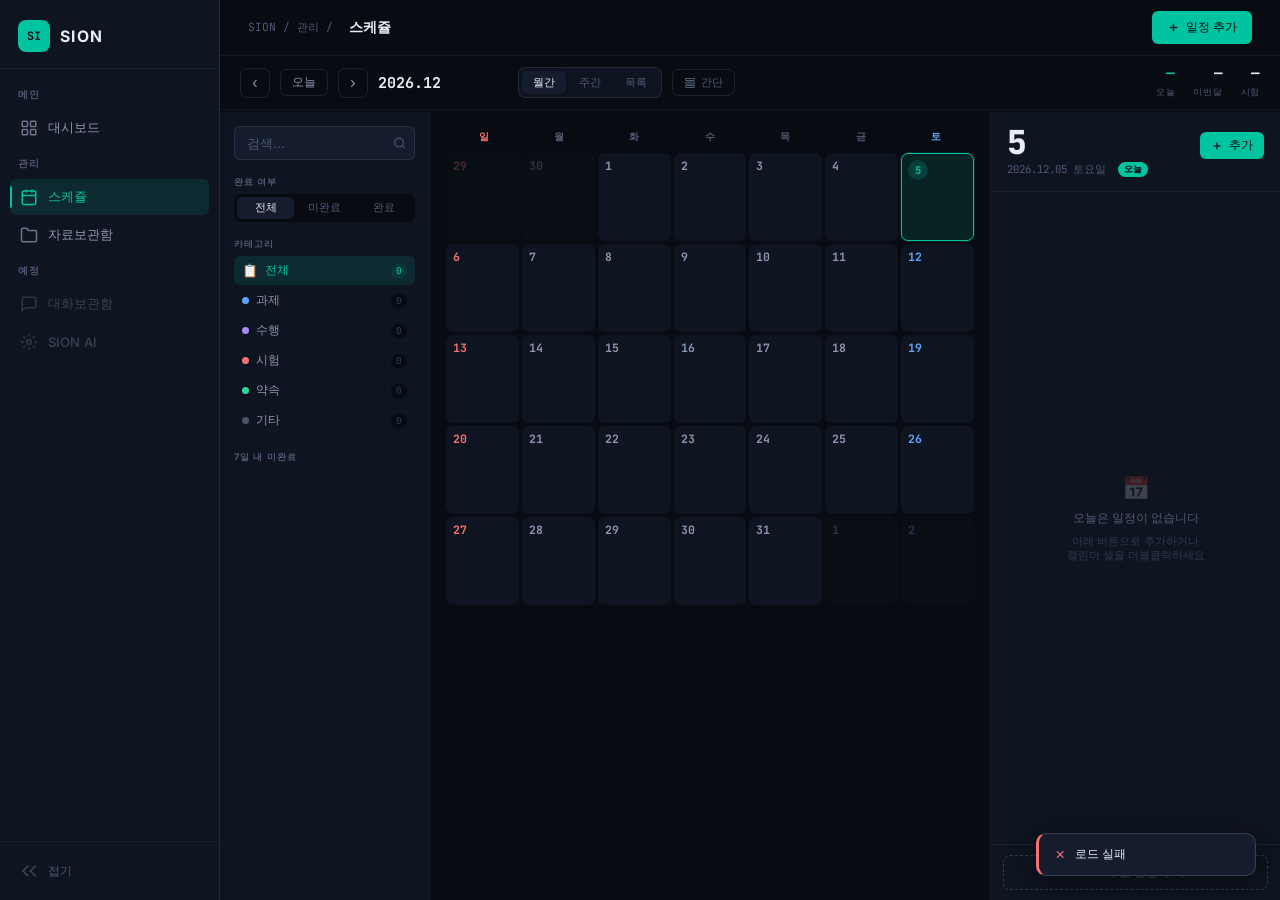
<file: schedule.html>
<!DOCTYPE html>
<html lang="ko">
<head>
  <meta charset="UTF-8"/>
  <meta name="viewport" content="width=device-width,initial-scale=1.0"/>
  <title>SION — 스케쥴</title>
  <link rel="stylesheet" href="sion.css"/>
  <style>
.sched-wrap {
  display: flex;
  flex-direction: column;
  height: calc(100vh - 56px);
  overflow: hidden;
}
.sched-header {
  display: flex;
  align-items: center;
  gap: 10px;
  padding: 10px 20px;
  border-bottom: 1px solid var(--line-sub);
  background: var(--bg-base);
  flex-shrink: 0;
  flex-wrap: wrap;
  row-gap: 8px;
}
.nav-btn {
  width: 30px; height: 30px;
  border-radius: 7px;
  border: 1px solid var(--line-mid);
  background: transparent;
  color: var(--tx-2);
  font-size: 1rem;
  display: flex; align-items: center; justify-content: center;
  cursor: pointer;
  transition: all 0.15s;
}
.nav-btn:hover { background: var(--bg-overlay); color: var(--tx-1); }
.today-btn {
  padding: 5px 11px;
  border-radius: 7px;
  border: 1px solid var(--line-mid);
  background: transparent;
  color: var(--tx-2);
  font-size: 0.775rem;
  font-weight: 500;
  cursor: pointer;
  transition: all 0.15s;
}
.today-btn:hover { background: var(--bg-overlay); color: var(--tx-1); }
.period-label {
  font-size: 1rem;
  font-weight: 700;
  color: var(--tx-1);
  font-family: var(--font-mono);
  min-width: 130px;
}
.view-tabs {
  display: flex;
  background: var(--bg-raised);
  border: 1px solid var(--line-mid);
  border-radius: 7px;
  padding: 3px;
  gap: 2px;
}
.view-tab {
  padding: 4px 11px;
  border-radius: 5px;
  font-size: 0.75rem;
  font-weight: 500;
  color: var(--tx-3);
  cursor: pointer;
  border: none;
  background: none;
  transition: all 0.15s;
  white-space: nowrap;
}
.view-tab.active {
  background: var(--bg-float);
  color: var(--tx-1);
  box-shadow: 0 1px 3px rgba(0,0,0,0.3);
}
.compact-btn {
  display: flex;
  align-items: center;
  gap: 5px;
  padding: 5px 11px;
  border-radius: 7px;
  border: 1px solid var(--line-mid);
  background: transparent;
  color: var(--tx-3);
  font-size: 0.75rem;
  font-weight: 500;
  cursor: pointer;
  transition: all 0.15s;
}
.compact-btn:hover { border-color: var(--line-hi); color: var(--tx-1); }
.compact-btn.on { background: var(--ac-dim); border-color: var(--ac); color: var(--ac); }

.hd-stats {
  margin-left: auto;
  display: flex;
  gap: 18px;
}
.hd-stat { text-align: right; }
.hd-stat-n {
  font-size: 0.95rem;
  font-weight: 700;
  font-family: var(--font-mono);
  color: var(--tx-1);
  display: block;
  line-height: 1;
}
.hd-stat-n.ac { color: var(--ac); }
.hd-stat-l {
  font-size: 0.6rem;
  color: var(--tx-3);
  text-transform: uppercase;
  letter-spacing: 0.08em;
}
.prog-strip {
  height: 2px;
  background: transparent;
  flex-shrink: 0;
}
.prog-fill {
  height: 100%;
  background: var(--ac);
  transition: width 0.6s ease;
  border-radius: 0 1px 1px 0;
}

.sched-body {
  display: grid;
  grid-template-columns: 240px 1fr 320px;
  flex: 1;
  overflow: hidden;
  min-height: 0;
}
.panel-left {
  border-right: 1px solid var(--line-sub);
  overflow-y: auto;
  padding: 14px;
  display: flex;
  flex-direction: column;
  gap: 16px;
  background: var(--bg-raised);
}
.panel-center {
  overflow-y: auto;
  background: var(--bg-base);
}
.panel-right {
  border-left: 1px solid var(--line-sub);
  background: var(--bg-raised);
  display: flex;
  flex-direction: column;
  overflow: hidden;
  min-height: 0;
}
#rb { flex: 1; overflow-y: auto; min-height: 0; }
#inline-form { flex-shrink: 0; }
.rf { flex-shrink: 0; }

.search-box { position: relative; }
.search-box input { padding-right: 30px; }
.search-box svg { position: absolute; right: 9px; top: 50%; transform: translateY(-50%); color: var(--tx-3); pointer-events: none; }
.sec-title {
  font-size: 0.62rem;
  font-weight: 700;
  color: var(--tx-3);
  text-transform: uppercase;
  letter-spacing: 0.12em;
  margin-bottom: 5px;
}
.done-seg {
  display: flex;
  background: var(--bg-base);
  border-radius: 7px;
  padding: 3px;
  gap: 2px;
}
.done-seg-btn {
  flex: 1; padding: 4px 0;
  border-radius: 5px;
  font-size: 0.7rem;
  font-weight: 500;
  color: var(--tx-3);
  border: none;
  background: none;
  cursor: pointer;
  transition: all 0.15s;
}
.done-seg-btn.active { background: var(--bg-float); color: var(--tx-1); box-shadow: 0 1px 3px rgba(0,0,0,0.3); }

.cat-rows { display: flex; flex-direction: column; gap: 1px; }
.cat-row {
  display: flex;
  align-items: center;
  gap: 7px;
  padding: 6px 8px;
  border-radius: 6px;
  cursor: pointer;
  color: var(--tx-2);
  font-size: 0.8rem;
  font-weight: 500;
  transition: background 0.12s, color 0.12s;
}
.cat-row:hover { background: var(--bg-overlay); color: var(--tx-1); }
.cat-row.active { background: var(--ac-dim); color: var(--ac); }
.cat-dot { width: 7px; height: 7px; border-radius: 50%; flex-shrink: 0; }
.cat-n {
  margin-left: auto;
  font-size: 0.62rem;
  font-family: var(--font-mono);
  color: var(--tx-4);
  background: var(--bg-base);
  padding: 1px 5px;
  border-radius: 8px;
}
.cat-row.active .cat-n { color: var(--ac); background: rgba(0,196,160,0.1); }

.up-item {
  display: flex;
  align-items: center;
  gap: 7px;
  padding: 5px 7px;
  border-radius: 6px;
  cursor: pointer;
  transition: background 0.12s;
}
.up-item:hover { background: var(--bg-overlay); }
.up-dd {
  font-family: var(--font-mono);
  font-size: 0.65rem;
  font-weight: 700;
  min-width: 34px;
  padding: 2px 4px;
  border-radius: 3px;
  text-align: center;
}
.up-dd.t { background: rgba(248,113,113,0.15); color: #f87171; }
.up-dd.s { background: rgba(251,191,36,0.12);  color: #fbbf24; }
.up-dd.n { background: var(--ac-dim); color: var(--ac); }
.up-name {
  font-size: 0.76rem;
  color: var(--tx-1);
  flex: 1;
  overflow: hidden;
  text-overflow: ellipsis;
  white-space: nowrap;
}

.cal-wrap { padding: 14px 16px; min-height: 100%; box-sizing: border-box; }
.cal-dow-row {
  display: grid;
  grid-template-columns: repeat(7, 1fr);
  margin-bottom: 5px;
}
.cal-dow {
  text-align: center;
  font-size: 0.67rem;
  font-weight: 700;
  color: var(--tx-3);
  padding: 4px 0;
  text-transform: uppercase;
  letter-spacing: 0.04em;
}
.cal-dow.sun { color: #f87171; }
.cal-dow.sat { color: #60a5fa; }
.cal-grid {
  display: grid;
  grid-template-columns: repeat(7, 1fr);
  gap: 3px;
}
.cal-cell {
  border-radius: 7px;
  padding: 6px 6px 5px;
  background: var(--bg-raised);
  border: 1px solid transparent;
  cursor: pointer;
  transition: border-color 0.12s, background 0.12s;
  overflow: hidden;
  display: flex;
  flex-direction: column;
  gap: 2px;
  position: relative;
  min-height: 88px;
}
.cal-cell:hover { border-color: var(--line-hi); background: var(--bg-float); }
.cal-cell.today { border-color: rgba(0,196,160,0.5); background: var(--ac-soft); }
.cal-cell.selected { border-color: var(--ac); background: var(--ac-dim); box-shadow: 0 0 0 1px var(--ac-dim); }
.cal-cell.other { opacity: 0.28; }
.cal-cell.sun .cdn { color: #f87171; }
.cal-cell.sat .cdn { color: #60a5fa; }
.cdn {
  font-family: var(--font-mono);
  font-size: 0.77rem;
  font-weight: 700;
  color: var(--tx-2);
  line-height: 1;
  flex-shrink: 0;
}
.cal-cell.today .cdn {
  color: var(--ac);
  background: rgba(0,196,160,0.18);
  width: 20px; height: 20px;
  border-radius: 50%;
  display: flex; align-items: center; justify-content: center;
  font-size: 0.7rem;
}
.cal-chips { display: flex; flex-direction: column; gap: 2px; flex: 1; overflow: hidden; }
.cchip {
  font-size: 0.62rem;
  padding: 1px 4px;
  border-radius: 3px;
  white-space: nowrap;
  overflow: hidden;
  text-overflow: ellipsis;
  font-weight: 500;
  line-height: 1.4;
  flex-shrink: 0;
}
.cchip.done { opacity: 0.32; text-decoration: line-through; }
.cchip.cat-과제 { background: rgba(96,165,250,0.14); color: #60a5fa; }
.cchip.cat-수행 { background: rgba(167,139,250,0.14); color: #a78bfa; }
.cchip.cat-시험 { background: rgba(248,113,113,0.14); color: #f87171; }
.cchip.cat-약속 { background: rgba(52,211,153,0.14);  color: #34d399; }
.cchip.cat-기타 { background: rgba(148,163,184,0.09); color: #94a3b8; }
.cmore { font-size: 0.58rem; color: var(--tx-3); padding-left: 2px; }
.cal-dday-badge {
  position: absolute;
  top: 4px; right: 4px;
  font-family: var(--font-mono);
  font-size: 0.56rem;
  font-weight: 700;
  padding: 1px 4px;
  border-radius: 3px;
  background: rgba(248,113,113,0.14);
  color: #f87171;
  pointer-events: none;
}
.cal-grid.compact .cal-cell { min-height: 46px; }
.cal-grid.compact .cal-chips { display: none; }
.cal-grid.compact .dot-row { display: flex !important; }
.dot-row {
  display: none;
  gap: 2px;
  flex-wrap: wrap;
  margin-top: 2px;
}
.cdot { width: 5px; height: 5px; border-radius: 50%; flex-shrink: 0; }

.week-view { padding: 14px 16px; }
.week-grid {
  display: grid;
  grid-template-columns: 52px repeat(7,1fr);
  border: 1px solid var(--line-mid);
  border-radius: var(--radius);
  overflow: hidden;
}
.wh-cell {
  padding: 8px 6px;
  background: var(--bg-float);
  border-bottom: 1px solid var(--line-mid);
  font-size: 0.72rem;
  font-weight: 600;
  text-align: center;
  color: var(--tx-2);
}
.wh-cell.today-col { color: var(--ac); }
.wh-cell.border-l { border-left: 1px solid var(--line-sub); }
.wt-cell {
  height: 44px;
  padding: 3px 6px;
  font-size: 0.62rem;
  font-family: var(--font-mono);
  color: var(--tx-4);
  border-bottom: 1px solid var(--line-sub);
  display: flex; align-items: flex-start;
}
.ws-cell {
  height: 44px;
  border-bottom: 1px solid var(--line-sub);
  border-left: 1px solid var(--line-sub);
  position: relative;
  cursor: pointer;
  transition: background 0.1s;
}
.ws-cell:hover { background: var(--ac-soft); }
.wev {
  position: absolute;
  left: 1px; right: 1px;
  border-radius: 3px;
  padding: 1px 4px;
  font-size: 0.6rem;
  font-weight: 500;
  overflow: hidden;
  white-space: nowrap;
  text-overflow: ellipsis;
  z-index: 2;
  cursor: pointer;
}
.list-view { padding: 14px 16px; display: flex; flex-direction: column; gap: 18px; }
.ld-label {
  font-size: 0.72rem;
  font-weight: 700;
  color: var(--tx-2);
  font-family: var(--font-mono);
  padding-bottom: 6px;
  border-bottom: 1px solid var(--line-sub);
  display: flex;
  align-items: center;
  gap: 8px;
  margin-bottom: 6px;
}
.ld-label.today { color: var(--ac); }
.ld-cnt {
  font-size: 0.62rem;
  color: var(--tx-3);
  background: var(--bg-overlay);
  padding: 1px 6px;
  border-radius: 9px;
}

.rh {
  padding: 14px 16px;
  border-bottom: 1px solid var(--line-sub);
  flex-shrink: 0;
}
.rh-date-n {
  font-size: 2.2rem;
  font-weight: 800;
  font-family: var(--font-mono);
  color: var(--tx-1);
  line-height: 1;
  letter-spacing: -0.04em;
}
.rh-meta {
  font-size: 0.72rem;
  color: var(--tx-3);
  margin-top: 3px;
  font-family: var(--font-mono);
  display: flex;
  align-items: center;
  gap: 8px;
}
.rh-dday {
  font-family: var(--font-mono);
  font-size: 0.7rem;
  font-weight: 700;
  padding: 2px 8px;
  border-radius: 5px;
  background: rgba(248,113,113,0.12);
  color: #f87171;
}
.rb {
  flex: 1;
  overflow-y: auto;
  padding: 10px 12px;
  display: flex;
  flex-direction: column;
  gap: 5px;
}
.rb-empty {
  display: flex;
  flex-direction: column;
  align-items: center;
  justify-content: center;
  height: 100%;
  gap: 8px;
  color: var(--tx-3);
  padding: 30px 0;
  text-align: center;
}

.ri {
  background: var(--bg-float);
  border: 1px solid var(--line-mid);
  border-radius: 8px;
  padding: 10px 11px;
  display: flex;
  gap: 8px;
  align-items: flex-start;
  transition: border-color 0.12s;
}
.ri:hover { border-color: var(--line-hi); }
.ri.done { opacity: 0.38; }
.ri.done .ri-name { text-decoration: line-through; color: var(--tx-3); }
.ri-bar {
  width: 3px;
  align-self: stretch;
  border-radius: 2px;
  flex-shrink: 0;
}
.ri-bar.cat-과제 { background: #60a5fa; }
.ri-bar.cat-수행 { background: #a78bfa; }
.ri-bar.cat-시험 { background: #f87171; }
.ri-bar.cat-약속 { background: #34d399; }
.ri-bar.cat-기타 { background: #475569; }
.ri-chk {
  width: 17px; height: 17px;
  border-radius: 5px;
  border: 1.5px solid var(--line-hi);
  flex-shrink: 0;
  margin-top: 1px;
  display: flex; align-items: center; justify-content: center;
  cursor: pointer;
  transition: all 0.15s;
}
.ri-chk:hover { border-color: var(--ac); }
.ri-chk.done { background: var(--ac); border-color: var(--ac); }
.ri-bd { flex: 1; min-width: 0; }
.ri-name {
  font-size: 0.845rem;
  font-weight: 500;
  color: var(--tx-1);
  margin-bottom: 3px;
  word-break: break-word;
  line-height: 1.4;
}
.ri-meta { display: flex; align-items: center; gap: 5px; flex-wrap: wrap; }
.ri-time { font-size: 0.68rem; color: var(--tx-3); font-family: var(--font-mono); }
.ri-kws { display: flex; gap: 3px; }
.ri-kw {
  font-size: 0.6rem;
  padding: 1px 4px;
  border-radius: 3px;
  background: var(--bg-overlay);
  color: var(--tx-3);
}
.ri-prev { font-size: 0.72rem; color: var(--tx-3); margin-top: 3px; white-space: nowrap; overflow: hidden; text-overflow: ellipsis; }
.ri-acts {
  display: flex; gap: 2px;
  opacity: 0; transition: opacity 0.12s;
  flex-shrink: 0;
}
.ri:hover .ri-acts { opacity: 1; }

.inline-form {
  background: rgba(0,196,160,0.05);
  border: 1px solid var(--ac);
  border-radius: 8px;
  padding: 10px;
  display: flex;
  flex-direction: column;
  gap: 7px;
  display: none;
}
.inline-form.open { display: flex; }
.if-row { display: grid; grid-template-columns: 1fr 1fr; gap: 6px; }

.rf {
  padding: 10px 12px;
  border-top: 1px solid var(--line-sub);
  flex-shrink: 0;
}
.add-btn {
  width: 100%;
  padding: 8px;
  border-radius: 7px;
  border: 1px dashed var(--line-hi);
  background: transparent;
  color: var(--tx-3);
  font-size: 0.8rem;
  cursor: pointer;
  transition: all 0.15s;
  display: flex;
  align-items: center;
  justify-content: center;
  gap: 5px;
}
.add-btn:hover { border-color: var(--ac); color: var(--ac); background: var(--ac-soft); }

@media (max-width: 1280px) {
  .sched-body { grid-template-columns: 210px 1fr 290px; }
}
@media (max-width: 1100px) {
  .sched-body { grid-template-columns: 0 1fr 290px; }
  .panel-left { display: none; }
}
@media (max-width: 800px) {
  .sched-body { grid-template-columns: 1fr; }
  .panel-right { display: none; }
  .sched-wrap { height: auto; }
  .panel-center { min-height: 70vh; }
}
  </style>
</head>
<body>
<div class="app">

  <aside class="sidebar" id="sidebar">
    <div class="sidebar-brand">
      <div class="brand-mark">SI</div>
      <span class="brand-name">SION</span>
    </div>
    <nav class="sidebar-nav">
      <span class="nav-section-label">메인</span>
      <a href="index.html" class="nav-link">
        <svg class="nav-ico" viewBox="0 0 24 24" fill="none" stroke="currentColor" stroke-width="2"><rect x="3" y="3" width="7" height="7" rx="1"/><rect x="14" y="3" width="7" height="7" rx="1"/><rect x="3" y="14" width="7" height="7" rx="1"/><rect x="14" y="14" width="7" height="7" rx="1"/></svg>
        <span class="nav-label">대시보드</span>
      </a>
      <span class="nav-section-label">관리</span>
      <a href="schedule.html" class="nav-link active">
        <svg class="nav-ico" viewBox="0 0 24 24" fill="none" stroke="currentColor" stroke-width="2"><rect x="3" y="4" width="18" height="18" rx="2"/><path d="M16 2v4M8 2v4M3 10h18"/></svg>
        <span class="nav-label">스케쥴</span>
      </a>
      <a href="vault.html" class="nav-link">
        <svg class="nav-ico" viewBox="0 0 24 24" fill="none" stroke="currentColor" stroke-width="2"><path d="M22 19a2 2 0 0 1-2 2H4a2 2 0 0 1-2-2V5a2 2 0 0 1 2-2h5l2 3h9a2 2 0 0 1 2 2z"/></svg>
        <span class="nav-label">자료보관함</span>
      </a>
      <span class="nav-section-label">예정</span>
      <a href="#" class="nav-link" style="opacity:0.35;pointer-events:none">
        <svg class="nav-ico" viewBox="0 0 24 24" fill="none" stroke="currentColor" stroke-width="2"><path d="M21 15a2 2 0 0 1-2 2H7l-4 4V5a2 2 0 0 1 2-2h14a2 2 0 0 1 2 2z"/></svg>
        <span class="nav-label">대화보관함</span>
      </a>
      <a href="#" class="nav-link" style="opacity:0.35;pointer-events:none">
        <svg class="nav-ico" viewBox="0 0 24 24" fill="none" stroke="currentColor" stroke-width="2"><circle cx="12" cy="12" r="3"/><path d="M12 1v4M12 19v4M4.22 4.22l2.83 2.83M16.95 16.95l2.83 2.83M1 12h4M19 12h4M4.22 19.78l2.83-2.83M16.95 7.05l2.83-2.83"/></svg>
        <span class="nav-label">SION AI</span>
      </a>
    </nav>
    <div class="sidebar-footer">
      <button class="sidebar-toggle" id="sidebarToggle">
        <svg class="toggle-ico nav-ico" viewBox="0 0 24 24" fill="none" stroke="currentColor" stroke-width="2"><path d="M11 19l-7-7 7-7M21 19l-7-7 7-7"/></svg>
        <span style="font-size:0.8rem;color:var(--tx-3)">접기</span>
      </button>
    </div>
  </aside>

  <div class="content" id="content">
    <div class="topbar">
      <span class="topbar-path">SION / 관리 /</span>
      <span class="topbar-title">스케쥴</span>
      <div class="topbar-right">
        <button class="btn btn-primary" id="btn-add-top">
          <svg width="13" height="13" viewBox="0 0 24 24" fill="none" stroke="currentColor" stroke-width="2.5"><line x1="12" y1="5" x2="12" y2="19"/><line x1="5" y1="12" x2="19" y2="12"/></svg>
          일정 추가
        </button>
      </div>
    </div>

    <div class="sched-wrap">
      <div class="sched-header">
        <button class="nav-btn" id="nav-prev">‹</button>
        <button class="today-btn" id="nav-today">오늘</button>
        <button class="nav-btn" id="nav-next">›</button>
        <span class="period-label" id="period-label"></span>
        <div class="view-tabs">
          <button class="view-tab active" data-view="month">월간</button>
          <button class="view-tab" data-view="week">주간</button>
          <button class="view-tab" data-view="list">목록</button>
        </div>
        <button class="compact-btn" id="compact-btn">
          <svg width="12" height="12" viewBox="0 0 24 24" fill="none" stroke="currentColor" stroke-width="2"><rect x="3" y="3" width="18" height="4" rx="1"/><rect x="3" y="10" width="18" height="4" rx="1"/><rect x="3" y="17" width="18" height="4" rx="1"/></svg>
          간단
        </button>
        <div class="hd-stats">
          <div class="hd-stat"><span class="hd-stat-n ac" id="stat-td">—</span><span class="hd-stat-l">오늘</span></div>
          <div class="hd-stat"><span class="hd-stat-n" id="stat-mo">—</span><span class="hd-stat-l">이번달</span></div>
          <div class="hd-stat"><span class="hd-stat-n" id="stat-ex">—</span><span class="hd-stat-l">시험</span></div>
        </div>
      </div>
      <div class="prog-strip"><div class="prog-fill" id="prog-fill" style="width:0%"></div></div>

      <div class="sched-body">
        <div class="panel-left">
          <div class="search-box">
            <input class="input" type="text" id="left-search" placeholder="검색..."/>
            <svg width="13" height="13" viewBox="0 0 24 24" fill="none" stroke="currentColor" stroke-width="2"><circle cx="11" cy="11" r="8"/><line x1="21" y1="21" x2="16.65" y2="16.65"/></svg>
          </div>
          <div>
            <div class="sec-title">완료 여부</div>
            <div class="done-seg">
              <button class="done-seg-btn active" data-end="all">전체</button>
              <button class="done-seg-btn" data-end="todo">미완료</button>
              <button class="done-seg-btn" data-end="done">완료</button>
            </div>
          </div>
          <div>
            <div class="sec-title">카테고리</div>
            <div class="cat-rows" id="cat-rows">
              <div class="cat-row active" data-cat=""><span style="font-size:0.85rem">📋</span> 전체<span class="cat-n" id="cn-all">0</span></div>
              <div class="cat-row" data-cat="과제"><span class="cat-dot" style="background:#60a5fa"></span>과제<span class="cat-n" id="cn-과제">0</span></div>
              <div class="cat-row" data-cat="수행"><span class="cat-dot" style="background:#a78bfa"></span>수행<span class="cat-n" id="cn-수행">0</span></div>
              <div class="cat-row" data-cat="시험"><span class="cat-dot" style="background:#f87171"></span>시험<span class="cat-n" id="cn-시험">0</span></div>
              <div class="cat-row" data-cat="약속"><span class="cat-dot" style="background:#34d399"></span>약속<span class="cat-n" id="cn-약속">0</span></div>
              <div class="cat-row" data-cat="기타"><span class="cat-dot" style="background:#475569"></span>기타<span class="cat-n" id="cn-기타">0</span></div>
            </div>
          </div>
          <div>
            <div class="sec-title">7일 내 미완료</div>
            <div id="upcoming-left" style="display:flex;flex-direction:column;gap:2px"></div>
          </div>
        </div>

        <div class="panel-center" id="panel-center"></div>

        <div class="panel-right">
          <div class="rh">
            <div style="display:flex;align-items:flex-end;gap:8px">
              <div class="rh-date-n" id="rh-date-n">—</div>
              <div id="rh-dday" style="display:none" class="rh-dday"></div>
              <button class="btn btn-primary btn-sm" id="rh-add-btn" style="margin-left:auto;flex-shrink:0"
                title="이 날 일정 추가">
                <svg width="12" height="12" viewBox="0 0 24 24" fill="none" stroke="currentColor" stroke-width="2.5"><line x1="12" y1="5" x2="12" y2="19"/><line x1="5" y1="12" x2="19" y2="12"/></svg>
                추가
              </button>
            </div>
            <div class="rh-meta" id="rh-meta"></div>
          </div>
          <div class="rb" id="rb"></div>
          <div class="inline-form" id="inline-form">
            <input class="input" type="text" id="if-name" placeholder="일정 제목 *" style="font-size:0.85rem"/>
            <div class="if-row">
              <select class="input" id="if-cat" style="font-size:0.82rem">
                <option value="">카테고리</option>
                <option value="과제">과제</option>
                <option value="수행">수행평가</option>
                <option value="시험">시험</option>
                <option value="약속">약속</option>
                <option value="기타">기타</option>
              </select>
              <input class="input" type="time" id="if-time" style="font-size:0.82rem"/>
            </div>
            <div style="display:flex;gap:5px">
              <button class="btn btn-ghost btn-sm" id="if-detail">상세</button>
              <button class="btn btn-ghost btn-sm" id="if-cancel">취소</button>
              <button class="btn btn-primary btn-sm" id="if-save" style="margin-left:auto">추가</button>
            </div>
          </div>
          <div class="rf">
            <button class="add-btn" id="right-add-btn">
              <svg width="12" height="12" viewBox="0 0 24 24" fill="none" stroke="currentColor" stroke-width="2.5"><line x1="12" y1="5" x2="12" y2="19"/><line x1="5" y1="12" x2="19" y2="12"/></svg>
              이 날 일정 추가
            </button>
          </div>
        </div>
      </div>
    </div>
  </div>
</div>

<!-- 수정 모달 -->
<div class="modal-backdrop" id="modal-sched">
  <div class="modal">
    <div class="modal-head">
      <span class="modal-title" id="modal-title">일정 추가</span>
      <button class="btn-icon" onclick="SION.ui.closeModal('modal-sched')">✕</button>
    </div>
    <div class="modal-body">
      <input type="hidden" id="form-id"/>
      <div class="form-group">
        <label class="input-label">제목 *</label>
        <input class="input" type="text" id="form-name" placeholder="일정 제목"/>
      </div>
      <div style="display:grid;grid-template-columns:1fr 1fr;gap:12px">
        <div class="form-group">
          <label class="input-label">카테고리</label>
          <select class="input" id="form-cat">
            <option value="">선택 없음</option>
            <option value="과제">과제</option>
            <option value="수행">수행평가</option>
            <option value="시험">시험</option>
            <option value="약속">약속</option>
            <option value="기타">기타</option>
          </select>
        </div>
        <div class="form-group">
          <label class="input-label">날짜/시간</label>
          <input class="input" type="datetime-local" id="form-date"/>
        </div>
      </div>
      <div class="form-group">
        <label class="input-label">키워드 (Enter로 추가)</label>
        <input class="input" type="text" id="form-kw-input" placeholder="키워드 입력 후 Enter"/>
        <div class="tag-list" id="form-kw-tags" style="margin-top:6px"></div>
      </div>
      <div class="form-group">
        <label class="input-label">상세 내용</label>
        <textarea class="input" id="form-content" rows="3" placeholder="내용"></textarea>
      </div>
      <div class="form-group">
        <label class="input-label">장소 / 링크</label>
        <input class="input" type="text" id="form-loc" placeholder="장소, 링크 등"/>
      </div>
    </div>
    <div class="modal-foot">
      <button class="btn btn-danger btn-sm" id="form-del" style="margin-right:auto;display:none">삭제</button>
      <button class="btn btn-ghost" onclick="SION.ui.closeModal('modal-sched')">취소</button>
      <button class="btn btn-primary" id="form-save">저장</button>
    </div>
  </div>
</div>

<div id="toast-container"></div>
<script src="sion.js"></script>
<script>
SION.ui.initSidebar();
const PAD = SION.util.pad;
const CAT_COL = { 과제:'#60a5fa', 수행:'#a78bfa', 시험:'#f87171', 약속:'#34d399', 기타:'#475569' };
const DAYS = ['일','월','화','수','목','금','토'];

const S = {
  view: 'month', compact: false,
  sel: SION.date.toDate(),
  yr: new Date().getFullYear(), mo: new Date().getMonth()+1,
  fCat: '', fEnd: 'all', fQ: '',
  data: {},   // date→items[]
  fKw: [],
};

(async()=>{
  setPeriod();
  await loadData();
  renderCenter(); renderRight(); renderLeftStats(); loadUpcoming();
  initControls();
})();

// ── 데이터 (schedules 테이블) ────────────────────────────────
async function loadData(){
  const s=new Date(S.yr,S.mo-1,1); s.setDate(s.getDate()-7); s.setHours(0,0,0,0);
  const e=new Date(S.yr,S.mo,0);   e.setDate(e.getDate()+7); e.setHours(23,59,59,999);
  try{
    const rows=await SION.db.select('schedules',
      `due_at=gte.${SION.date.toISO(s)}&due_at=lte.${SION.date.toISO(e)}&order=due_at.asc&limit=500`);
    S.data={};
    rows.forEach(r=>{
      const k=SION.date.toDate(new Date(r.due_at));
      (S.data[k]||(S.data[k]=[])).push(r);
    });
    updateStats();
  }catch(e){ SION.ui.toast('로드 실패','error'); }
}

async function loadUpcoming(){
  const n=new Date(); n.setHours(0,0,0,0);
  const e=new Date(n); e.setDate(e.getDate()+7); e.setHours(23,59,59,999);
  try{
    const rows=await SION.db.select('schedules',
      `is_done=eq.false&due_at=gte.${SION.date.toISO(n)}&due_at=lte.${SION.date.toISO(e)}&order=due_at.asc&limit=10`);
    const el=document.getElementById('upcoming-left');
    if(!rows.length){el.innerHTML='<div style="font-size:0.74rem;color:var(--tx-4);padding:4px 0">없음</div>';return;}
    el.innerHTML=rows.map(r=>{
      const ds=SION.date.toDate(new Date(r.due_at));
      const dd=SION.date.dday(ds);
      const cls=dd.cls==='today'?'t':dd.cls==='soon'?'s':'n';
      return`<div class="up-item" data-date="${ds}">
        <span class="up-dd ${cls}">${dd.label}</span>
        <span class="up-name">${SION.util.esc(r.title)}</span>
      </div>`;
    }).join('');
    el.querySelectorAll('[data-date]').forEach(el2=>{
      el2.addEventListener('click',()=>selectDate(el2.dataset.date));
    });
  }catch(e){}
}

function updateStats(){
  const tStr=SION.date.toDate();
  const tItems=S.data[tStr]||[];
  document.getElementById('stat-td').textContent=tItems.filter(i=>!i.is_done).length;
  let mo=0;
  Object.entries(S.data).forEach(([k,arr])=>{
    const[y,m]=k.split('-').map(Number);
    if(y===S.yr&&m===S.mo) mo+=arr.length;
  });
  document.getElementById('stat-mo').textContent=mo;
  const now2=new Date(); now2.setHours(0,0,0,0);
  let near=null;
  Object.values(S.data).flat().forEach(r=>{
    if(r.category==='시험'&&!r.is_done){
      const d=new Date(r.due_at);
      if(d>=now2&&(!near||d<new Date(near.due_at))) near=r;
    }
  });
  if(near){
    const diff=Math.round((new Date(near.due_at)-now2)/86400000);
    document.getElementById('stat-ex').textContent=`D-${diff}`;
  }else document.getElementById('stat-ex').textContent='—';
  const done=tItems.filter(i=>i.is_done).length;
  const pct=tItems.length?Math.round(done/tItems.length*100):0;
  document.getElementById('prog-fill').style.width=pct+'%';
}

function renderLeftStats(){
  const cnt={all:0,과제:0,수행:0,시험:0,약속:0,기타:0};
  Object.entries(S.data).forEach(([k,arr])=>{
    const[y,m]=k.split('-').map(Number);
    if(y!==S.yr||m!==S.mo) return;
    arr.forEach(r=>{ cnt.all++; const c=r.category||'기타'; if(cnt[c]!==undefined)cnt[c]++;else cnt['기타']++; });
  });
  ['all','과제','수행','시험','약속','기타'].forEach(k=>{
    const el=document.getElementById(`cn-${k}`); if(el) el.textContent=cnt[k]||0;
  });
}

function setPeriod(){
  const p=document.getElementById('period-label');
  if(S.view==='month') p.textContent=`${S.yr}.${PAD(S.mo)}`;
  else if(S.view==='week'){
    const ws=weekStart(S.sel); const we=new Date(ws); we.setDate(we.getDate()+6);
    p.textContent=`${ws.getMonth()+1}/${ws.getDate()} — ${we.getMonth()+1}/${we.getDate()}`;
  } else p.textContent=`${S.yr}.${PAD(S.mo)} 목록`;
}

function weekStart(ds){
  const d=SION.date.parseDate(ds); d.setDate(d.getDate()-d.getDay()); return d;
}

function renderCenter(){
  const el=document.getElementById('panel-center');
  if(S.view==='month') renderMonth(el);
  else if(S.view==='week') renderWeek(el);
  else renderList(el);
}

function getFiltered(ds){
  let items=S.data[ds]||[];
  if(S.fCat) items=items.filter(i=>i.category===S.fCat);
  if(S.fEnd==='todo') items=items.filter(i=>!i.is_done);
  if(S.fEnd==='done') items=items.filter(i=>i.is_done);
  if(S.fQ){const q=S.fQ.toLowerCase();items=items.filter(i=>i.title?.toLowerCase().includes(q)||i.content?.toLowerCase().includes(q)||i.tags?.some(k=>k.toLowerCase().includes(q)));}
  return items;
}

function nearExamDate(){
  const now2=new Date(); now2.setHours(0,0,0,0);
  let near=null;
  Object.values(S.data).flat().forEach(r=>{
    if(r.category==='시험'&&!r.is_done){
      const d=new Date(r.due_at);
      if(d>=now2&&(!near||d<new Date(near.due_at))) near=r;
    }
  });
  return near? SION.date.toDate(new Date(near.due_at)):null;
}

function renderMonth(el){
  const first=new Date(S.yr,S.mo-1,1).getDay();
  const last=new Date(S.yr,S.mo,0).getDate();
  const prevLast=new Date(S.yr,S.mo-1,0).getDate();
  const today=SION.date.toDate();
  const examDs=nearExamDate();
  let cells='';

  const buildCell=(ds,n,other)=>{
    const dow=SION.date.parseDate(ds).getDay();
    const items=getFiltered(ds);
    const all=S.data[ds]||[];
    let cls='cal-cell';
    if(other) cls+=' other';
    if(ds===today) cls+=' today';
    if(ds===S.sel) cls+=' selected';
    if(dow===0) cls+=' sun';
    if(dow===6) cls+=' sat';

    let ddBadge='';
    if(examDs===ds) ddBadge='<div class="cal-dday-badge">D-Day</div>';
    else if(examDs){
      const diff=Math.round((SION.date.parseDate(examDs)-SION.date.parseDate(ds))/86400000);
      if(diff>0&&diff<=14) ddBadge=`<div class="cal-dday-badge">D-${diff}</div>`;
    }

    const MAX=S.compact?0:3;
    const shown=items.slice(0,MAX);
    const more=items.length-MAX;
    const chips=shown.map(r=>`<div class="cchip cat-${r.category||'기타'} ${r.is_done?'done':''}" data-chip-id="${r.id}" title="${SION.util.esc(r.title)}">${SION.util.esc(r.title)}</div>`).join('');
    const moreH=more>0?`<div class="cmore">+${more}</div>`:'';
    const dots=all.slice(0,5).map(r=>`<div class="cdot" style="background:${CAT_COL[r.category]||'#475569'};opacity:${r.is_done?.3:1}"></div>`).join('');

    return`<div class="${cls}" data-date="${ds}">
      <span class="cdn">${n}</span>
      ${ddBadge}
      <div class="cal-chips">${chips}${moreH}</div>
      <div class="dot-row">${dots}</div>
    </div>`;
  };

  // 이전 달 넘어가는 칸: 이전 달/연도를 정확히 계산 (기존 버그 수정)
  const prevMonth = S.mo===1 ? 12 : S.mo-1;
  const prevYear  = S.mo===1 ? S.yr-1 : S.yr;
  for(let i=first-1;i>=0;i--){
    const d=prevLast-i;
    cells+=buildCell(`${prevYear}-${PAD(prevMonth)}-${PAD(d)}`,d,true);
  }
  for(let d=1;d<=last;d++) cells+=buildCell(`${S.yr}-${PAD(S.mo)}-${PAD(d)}`,d,false);
  const total=first+last; const rows=Math.ceil(total/7); let nd=1;
  const nextMonth = S.mo===12 ? 1 : S.mo+1;
  const nextYear  = S.mo===12 ? S.yr+1 : S.yr;
  for(let i=total;i<rows*7;i++){
    cells+=buildCell(`${nextYear}-${PAD(nextMonth)}-${PAD(nd)}`,nd++,true);
  }

  el.innerHTML=`<div class="cal-wrap">
    <div class="cal-dow-row">
      <div class="cal-dow sun">일</div><div class="cal-dow">월</div><div class="cal-dow">화</div>
      <div class="cal-dow">수</div><div class="cal-dow">목</div><div class="cal-dow">금</div><div class="cal-dow sat">토</div>
    </div>
    <div class="cal-grid${S.compact?' compact':''}" id="cal-grid">${cells}</div>
  </div>`;

  el.querySelectorAll('.cal-cell[data-date]').forEach(c=>{
    c.querySelectorAll('[data-chip-id]').forEach(chip=>{
      chip.addEventListener('click',e=>{
        e.stopPropagation();
        selectDate(c.dataset.date);
        setTimeout(()=>openEdit(chip.dataset.chipId),50);
      });
    });
    c.addEventListener('click',e=>{
      if(e.target.closest('[data-chip-id]')) return;
      selectDate(c.dataset.date);
    });
    c.addEventListener('dblclick',e=>{
      if(e.target.closest('[data-chip-id]')) return;
      selectDate(c.dataset.date);
      setTimeout(()=>showInlineForm(),50);
    });
  });
}

function renderWeek(el){
  const ws=weekStart(S.sel);
  const today=SION.date.toDate();
  const hrs=Array.from({length:24},(_,i)=>i);

  let hdr='<div class="wh-cell"></div>';
  for(let i=0;i<7;i++){
    const d=new Date(ws); d.setDate(d.getDate()+i);
    const ds=SION.date.toDate(d); const isT=ds===today;
    hdr+=`<div class="wh-cell border-l ${isT?'today-col':''}" data-date="${ds}">
      <div style="font-size:0.6rem">${DAYS[d.getDay()]}</div>
      <div style="font-size:0.95rem;font-weight:700;font-family:var(--font-mono)">${d.getDate()}</div>
    </div>`;
  }

  let body='';
  hrs.forEach(h=>{
    let row=`<div class="wt-cell">${h}:00</div>`;
    for(let i=0;i<7;i++){
      const d=new Date(ws); d.setDate(d.getDate()+i);
      const ds=SION.date.toDate(d);
      const evs=(S.data[ds]||[]).filter(r=>r.due_at&&new Date(r.due_at).getHours()===h);
      const evsHtml=evs.map(r=>{
        const col=CAT_COL[r.category]||'#475569';
        return`<div class="wev" style="background:${col}20;color:${col};border-left:2px solid ${col}"
          data-ev-id="${r.id}" data-ev-date="${ds}"
          onclick="event.stopPropagation();selectDate('${ds}');setTimeout(()=>openEdit('${r.id}'),50)"
          title="${SION.util.esc(r.title)}">${SION.util.esc(r.title)}</div>`;
      }).join('');
      row+=`<div class="ws-cell" data-date="${ds}" data-hour="${h}">${evsHtml}</div>`;
    }
    body+=`<div style="display:contents">${row}</div>`;
  });

  el.innerHTML=`<div class="week-view">
    <div class="week-grid" style="grid-template-rows:auto${'44px '.repeat(24).trim()}">
      <div style="display:contents">${hdr}</div>${body}
    </div>
  </div>`;
  el.querySelectorAll('[data-date]').forEach(c=>{
    c.addEventListener('click',e=>{if(!e.target.closest('.wev'))selectDate(c.dataset.date);});
  });
  el.scrollTop=(new Date().getHours())*44-100;
}

function renderList(el){
  const today=SION.date.toDate();
  const days=[];
  for(let d=1;d<=new Date(S.yr,S.mo,0).getDate();d++){
    const ds=`${S.yr}-${PAD(S.mo)}-${PAD(d)}`;
    const items=getFiltered(ds);
    if(items.length) days.push({ds,items});
  }
  if(!days.length){
    el.innerHTML=`<div class="empty-state" style="padding:60px"><div class="empty-state-icon">📋</div><div class="empty-state-text">이번 달 일정이 없습니다</div></div>`;
    return;
  }
  el.innerHTML=`<div class="list-view">`+days.map(({ds,items})=>{
    const d=SION.date.parseDate(ds); const isT=ds===today;
    return`<div>
      <div class="ld-label ${isT?'today':''}">
        ${d.getMonth()+1}월 ${d.getDate()}일 (${DAYS[d.getDay()]})
        ${isT?'<span style="font-size:0.58rem;background:var(--ac);color:var(--bg-base);padding:1px 5px;border-radius:8px;font-weight:700">오늘</span>':''}
        <span class="ld-cnt">${items.length}건</span>
      </div>
      <div style="display:flex;flex-direction:column;gap:4px">${items.map(r=>buildRi(r)).join('')}</div>
    </div>`;
  }).join('')+`</div>`;
  bindRiEvents(el);
}

function renderRight(){
  const ds=S.sel;
  const d=SION.date.parseDate(ds);
  const now2=new Date(); now2.setHours(0,0,0,0);
  const diff=Math.round((d-now2)/86400000);

  document.getElementById('rh-date-n').textContent=d.getDate();
  document.getElementById('rh-meta').innerHTML=
    `${d.getFullYear()}.${PAD(d.getMonth()+1)}.${PAD(d.getDate())} ${DAYS[d.getDay()]}요일
    ${diff===0?'<span style="font-size:0.62rem;background:var(--ac);color:var(--bg-base);padding:1px 6px;border-radius:8px;font-weight:700;margin-left:4px">오늘</span>':
    diff>0?`<span style="font-size:0.68rem;color:var(--tx-3);margin-left:4px">${diff}일 후</span>`:
    `<span style="font-size:0.68rem;color:var(--tx-3);margin-left:4px">${Math.abs(diff)}일 전</span>`}`;

  const items=S.data[ds]||[];
  const exams=items.filter(i=>i.category==='시험'&&!i.is_done);
  const ddEl=document.getElementById('rh-dday');
  if(exams.length){ const dd=SION.date.dday(ds); ddEl.textContent=dd.label; ddEl.style.display=''; }
  else ddEl.style.display='none';

  const filtered=getFiltered(ds);
  const rb=document.getElementById('rb');
  if(!filtered.length){
    const relLabel=diff===0?'오늘은':diff>0?`${diff}일 후는`:`${Math.abs(diff)}일 전은`;
    rb.innerHTML=`<div class="rb-empty">
      <div style="font-size:1.5rem;opacity:0.2">📅</div>
      <div style="font-size:0.8rem;color:var(--tx-3)">${relLabel} 일정이 없습니다</div>
      <div style="font-size:0.72rem;color:var(--tx-4)">아래 버튼으로 추가하거나<br>캘린더 셀을 더블클릭하세요</div>
    </div>`;
    hideInlineForm();
    return;
  }
  rb.innerHTML=filtered.map(r=>buildRi(r)).join('');
  bindRiEvents(rb);
}

function buildRi(r){
  const cat=r.category||'기타';
  return`<div class="ri ${r.is_done?'done':''}" data-id="${r.id}">
    <div class="ri-bar cat-${cat}"></div>
    <div class="ri-chk ${r.is_done?'done':''}" data-id="${r.id}">
      ${r.is_done?`<svg width="9" height="9" viewBox="0 0 12 12"><polyline points="2,6 5,9 10,3" stroke="white" stroke-width="2" fill="none" stroke-linecap="round"/></svg>`:''}
    </div>
    <div class="ri-bd">
      <div class="ri-name">${SION.util.esc(r.title)}</div>
      <div class="ri-meta">
        ${r.due_at?`<span class="ri-time">${SION.date.fmtDateTime(r.due_at)}</span>`:''}
        ${SION.ui.catBadge(cat)}
        ${r.tags?.length?`<div class="ri-kws">${r.tags.slice(0,3).map(k=>`<span class="ri-kw">${SION.util.esc(k)}</span>`).join('')}</div>`:''}
      </div>
      ${r.content?`<div class="ri-prev">${SION.util.esc(r.content)}</div>`:''}
    </div>
    <div class="ri-acts">
      <button class="btn-icon btn-sm edit-btn" data-id="${r.id}">
        <svg width="11" height="11" viewBox="0 0 24 24" fill="none" stroke="currentColor" stroke-width="2"><path d="M11 4H4a2 2 0 0 0-2 2v14a2 2 0 0 0 2 2h14a2 2 0 0 0 2-2v-7"/><path d="M18.5 2.5a2.121 2.121 0 0 1 3 3L12 15l-4 1 1-4 9.5-9.5z"/></svg>
      </button>
      <button class="btn-icon btn-sm del-btn" data-id="${r.id}">
        <svg width="11" height="11" viewBox="0 0 24 24" fill="none" stroke="currentColor" stroke-width="2"><polyline points="3 6 5 6 21 6"/><path d="M19 6l-1 14H6L5 6"/><path d="M10 11v6M14 11v6"/></svg>
      </button>
    </div>
  </div>`;
}

function bindRiEvents(el){
  el.querySelectorAll('.ri-chk').forEach(b=>b.addEventListener('click',e=>{e.stopPropagation();toggleDone(b.dataset.id);}));
  el.querySelectorAll('.edit-btn').forEach(b=>b.addEventListener('click',e=>{e.stopPropagation();openEdit(b.dataset.id);}));
  el.querySelectorAll('.del-btn').forEach(b=>b.addEventListener('click',e=>{e.stopPropagation();del(b.dataset.id);}));
}

function selectDate(ds){
  S.sel=ds;
  const[y,m]=ds.split('-').map(Number);
  if(S.view==='month'&&(y!==S.yr||m!==S.mo)){
    S.yr=y; S.mo=m; setPeriod();
    loadData().then(()=>{renderCenter();renderRight();renderLeftStats();});
    return;
  }
  document.querySelectorAll('.cal-cell.selected').forEach(c=>c.classList.remove('selected'));
  document.querySelector(`.cal-cell[data-date="${ds}"]`)?.classList.add('selected');
  renderRight();
  hideInlineForm();
}

function nav(dir){
  if(S.view==='week'){
    const d=SION.date.parseDate(S.sel); d.setDate(d.getDate()+dir*7);
    S.sel=SION.date.toDate(d);
    const[y,m]=S.sel.split('-').map(Number); S.yr=y; S.mo=m;
  }else{
    S.mo+=dir;
    if(S.mo>12){S.mo=1;S.yr++;}
    if(S.mo<1){S.mo=12;S.yr--;}
  }
  setPeriod();
  loadData().then(()=>{renderCenter();renderRight();renderLeftStats();});
}

async function toggleDone(id){
  let item=null; for(const arr of Object.values(S.data)){item=arr.find(r=>String(r.id)===String(id));if(item)break;}
  if(!item) return;
  try{
    await SION.db.update('schedules',`id=eq.${id}`,{is_done:!item.is_done});
    item.is_done=!item.is_done;
    SION.ui.toast(item.is_done?'완료':'미완료로 변경','success');
    renderCenter(); renderRight(); updateStats(); loadUpcoming();
  }catch(e){SION.ui.toast('오류: '+e.message,'error');}
}

async function del(id){
  if(!confirm('삭제하시겠습니까?')) return;
  try{
    await SION.db.remove('schedules',`id=eq.${id}`);
    for(const[k,arr] of Object.entries(S.data)){
      const i=arr.findIndex(r=>String(r.id)===String(id));
      if(i!==-1){arr.splice(i,1);break;}
    }
    SION.ui.toast('삭제됨','success');
    SION.ui.closeModal('modal-sched');
    renderCenter(); renderRight(); updateStats(); renderLeftStats(); loadUpcoming();
  }catch(e){SION.ui.toast('삭제 실패','error');}
}

function showInlineForm(){
  document.getElementById('if-name').value='';
  document.getElementById('if-cat').value='';
  const n=new Date(); n.setHours(n.getHours()+1,0,0,0);
  document.getElementById('if-time').value=`${PAD(n.getHours())}:00`;
  document.getElementById('inline-form').classList.add('open');
  document.getElementById('right-add-btn').style.display='none';
  setTimeout(()=>document.getElementById('if-name').focus(),30);
}
function hideInlineForm(){
  document.getElementById('inline-form').classList.remove('open');
  document.getElementById('right-add-btn').style.display='';
}
async function saveInline(){
  const name=document.getElementById('if-name').value.trim();
  if(!name){SION.ui.toast('제목을 입력하세요','error');return;}
  const cat=document.getElementById('if-cat').value;
  const time=document.getElementById('if-time').value;
  const dt=new Date(`${S.sel}T${time||'09:00'}:00`);
  const btn=document.getElementById('if-save'); btn.disabled=true;
  try{
    const res=await SION.db.insert('schedules',{title:name,due_at:dt.toISOString(),category:cat||'기타',is_done:false});
    const item=Array.isArray(res)?res[0]:res;
    if(item){(S.data[S.sel]||(S.data[S.sel]=[])).push(item); S.data[S.sel].sort((a,b)=>new Date(a.due_at)-new Date(b.due_at));}
    SION.ui.toast('추가됨','success');
    hideInlineForm();
    renderCenter(); renderRight(); updateStats(); renderLeftStats(); loadUpcoming();
  }catch(e){SION.ui.toast('추가 실패: '+e.message,'error');}
  finally{btn.disabled=false;}
}

function openAdd(){
  S.fKw=[];
  ['form-id','form-name','form-content','form-loc'].forEach(id=>document.getElementById(id).value='');
  document.getElementById('form-cat').value='';
  document.getElementById('form-date').value=`${S.sel}T09:00`;
  document.getElementById('form-del').style.display='none';
  renderFKw(); document.getElementById('modal-title').textContent='일정 추가';
  SION.ui.openModal('modal-sched');
  setTimeout(()=>document.getElementById('form-name').focus(),80);
}
function openEdit(id){
  let item=null; for(const arr of Object.values(S.data)){item=arr.find(r=>String(r.id)===String(id));if(item)break;}
  if(!item) return;
  S.fKw=Array.isArray(item.tags)?[...item.tags]:[];
  document.getElementById('form-id').value=item.id;
  document.getElementById('form-name').value=item.title||'';
  document.getElementById('form-cat').value=item.category||'';
  document.getElementById('form-date').value=SION.date.toDatetimeLocal(item.due_at);
  document.getElementById('form-content').value=item.content||'';
  document.getElementById('form-loc').value=item.location||'';
  document.getElementById('form-del').style.display=''; document.getElementById('form-del').dataset.id=id;
  renderFKw(); document.getElementById('modal-title').textContent='일정 수정';
  SION.ui.openModal('modal-sched');
}
function renderFKw(){
  document.getElementById('form-kw-tags').innerHTML=S.fKw.map((k,i)=>
    `<span class="tag">${SION.util.esc(k)}<span class="tag-remove" data-i="${i}">✕</span></span>`).join('');
  document.querySelectorAll('#form-kw-tags .tag-remove').forEach(b=>
    b.addEventListener('click',()=>{S.fKw.splice(Number(b.dataset.i),1);renderFKw();}));
}
async function saveModal(){
  const name=document.getElementById('form-name').value.trim();
  if(!name){SION.ui.toast('제목을 입력하세요','error');return;}
  const id=document.getElementById('form-id').value;
  const dv=document.getElementById('form-date').value;
  const body={
    title:name, due_at:dv?new Date(dv).toISOString():null,
    category:document.getElementById('form-cat').value||'기타',
    tags:S.fKw.length?S.fKw:null,
    content:document.getElementById('form-content').value.trim()||null,
    location:document.getElementById('form-loc').value.trim()||null,
  };
  const btn=document.getElementById('form-save'); btn.disabled=true; btn.innerHTML=SION.ui.spinner(14)+' 저장중';
  try{
    if(id){
      const res=await SION.db.update('schedules',`id=eq.${id}`,body);
      const upd=Array.isArray(res)?res[0]:res;
      for(const arr of Object.values(S.data)){const i=arr.findIndex(r=>String(r.id)===String(id));if(i!==-1){if(upd)arr[i]={...arr[i],...upd};break;}}
      SION.ui.toast('수정됨','success');
    }else{
      body.is_done=false;
      const res=await SION.db.insert('schedules',body);
      const item=Array.isArray(res)?res[0]:res;
      if(item){const ds=SION.date.toDate(new Date(item.due_at));(S.data[ds]||(S.data[ds]=[])).push(item);S.data[ds].sort((a,b)=>new Date(a.due_at)-new Date(b.due_at));}
      SION.ui.toast('추가됨','success');
    }
    SION.ui.closeModal('modal-sched');
    renderCenter(); renderRight(); updateStats(); renderLeftStats(); loadUpcoming();
  }catch(e){SION.ui.toast('저장 실패','error');}
  finally{btn.disabled=false;btn.textContent='저장';}
}

function initControls(){
  document.getElementById('nav-prev').addEventListener('click',()=>nav(-1));
  document.getElementById('nav-next').addEventListener('click',()=>nav(1));
  document.getElementById('nav-today').addEventListener('click',()=>{
    const n=new Date(); S.yr=n.getFullYear(); S.mo=n.getMonth()+1; S.sel=SION.date.toDate();
    setPeriod(); loadData().then(()=>{renderCenter();renderRight();renderLeftStats();});
  });
  document.querySelectorAll('.view-tab').forEach(t=>t.addEventListener('click',()=>{
    document.querySelectorAll('.view-tab').forEach(x=>x.classList.remove('active'));
    t.classList.add('active'); S.view=t.dataset.view; setPeriod(); renderCenter();
  }));
  document.getElementById('compact-btn').addEventListener('click',function(){
    S.compact=!S.compact; this.classList.toggle('on',S.compact); renderCenter();
  });
  document.getElementById('cat-rows').addEventListener('click',e=>{
    const row=e.target.closest('[data-cat]'); if(!row) return;
    document.querySelectorAll('#cat-rows [data-cat]').forEach(r=>r.classList.remove('active'));
    row.classList.add('active'); S.fCat=row.dataset.cat; renderCenter(); renderRight();
  });
  document.querySelectorAll('[data-end]').forEach(b=>b.addEventListener('click',()=>{
    document.querySelectorAll('[data-end]').forEach(x=>x.classList.remove('active'));
    b.classList.add('active'); S.fEnd=b.dataset.end; renderCenter(); renderRight();
  }));
  document.getElementById('left-search').addEventListener('input',
    SION.util.debounce(e=>{S.fQ=e.target.value.trim();renderCenter();renderRight();},250));
  document.getElementById('btn-add-top').addEventListener('click',openAdd);
  document.getElementById('rh-add-btn').addEventListener('click',showInlineForm);
  document.getElementById('right-add-btn').addEventListener('click',showInlineForm);
  document.getElementById('if-cancel').addEventListener('click',hideInlineForm);
  document.getElementById('if-save').addEventListener('click',saveInline);
  document.getElementById('if-detail').addEventListener('click',()=>{hideInlineForm();openAdd();});
  document.getElementById('if-name').addEventListener('keydown',e=>{if(e.key==='Enter')saveInline();});
  document.getElementById('form-kw-input').addEventListener('keydown',e=>{
    if(e.key==='Enter'||e.key===','){
      e.preventDefault(); const v=e.target.value.trim().replace(/,$/,'');
      if(v&&!S.fKw.includes(v)){S.fKw.push(v);renderFKw();} e.target.value='';
    }
  });
  document.getElementById('form-save').addEventListener('click',saveModal);
  document.getElementById('form-del').addEventListener('click',()=>{
    const id=document.getElementById('form-del').dataset.id; if(id) del(id);
  });
}
</script>
</body>
</html>
</file>
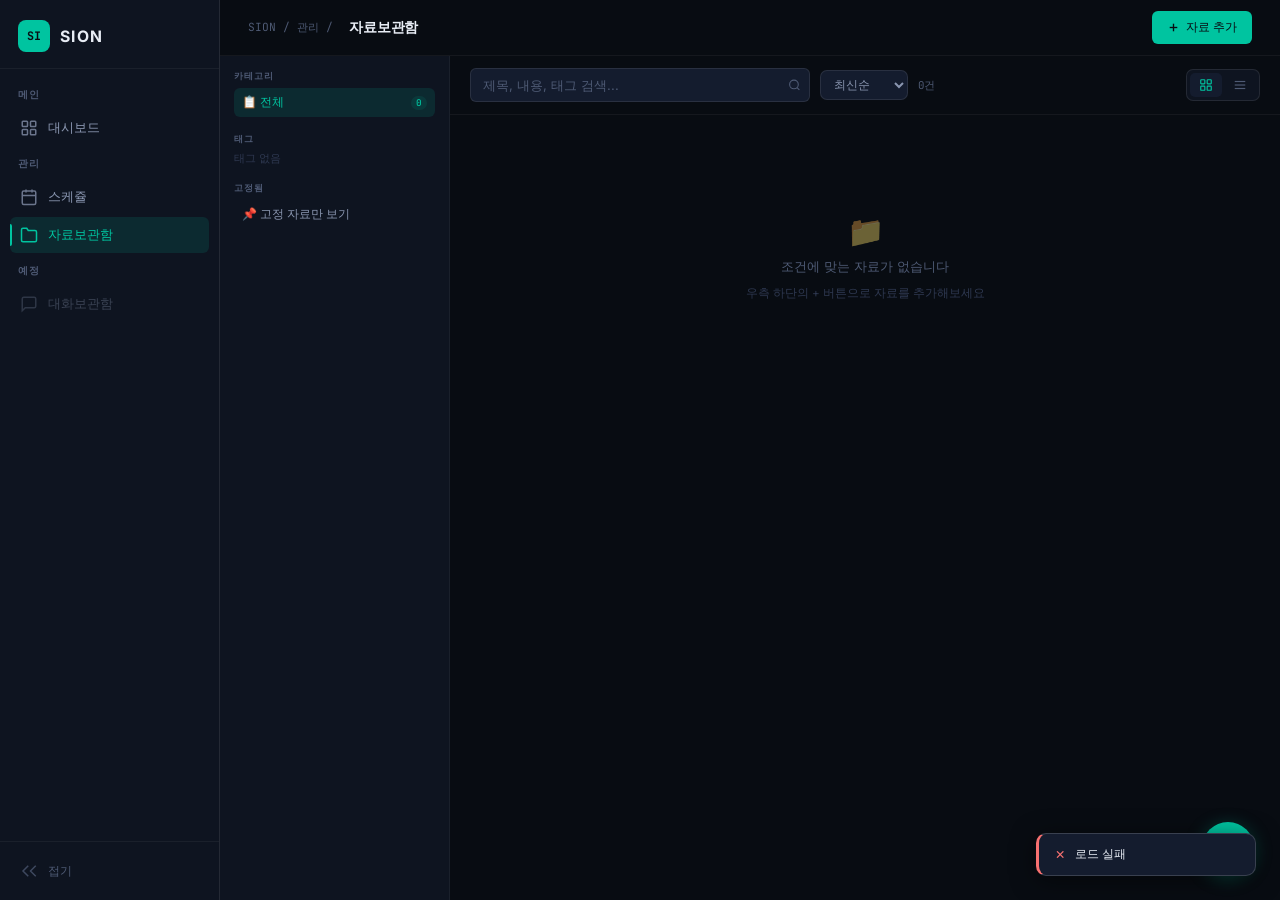
<file: vault.html>
<!DOCTYPE html>
<html lang="ko">
<head>
  <meta charset="UTF-8"/>
  <meta name="viewport" content="width=device-width,initial-scale=1.0"/>
  <title>SION — 자료보관함</title>
  <link rel="stylesheet" href="sion.css"/>
  <style>
.vault-wrap{display:flex;height:calc(100vh - 56px);overflow:hidden}
.vault-side{width:230px;flex-shrink:0;border-right:1px solid var(--line-sub);background:var(--bg-raised);padding:14px;display:flex;flex-direction:column;gap:16px;overflow-y:auto}
.vault-main{flex:1;display:flex;flex-direction:column;overflow:hidden}
.vault-toolbar{padding:12px 20px;border-bottom:1px solid var(--line-sub);display:flex;align-items:center;gap:10px;flex-wrap:wrap;row-gap:8px}
.search-box{position:relative;flex:1;min-width:180px;max-width:340px}
.search-box input{padding-right:30px}
.search-box svg{position:absolute;right:9px;top:50%;transform:translateY(-50%);color:var(--tx-3);pointer-events:none}
.sort-sel{background:var(--bg-float);border:1px solid var(--line-mid);border-radius:7px;color:var(--tx-2);font-size:.78rem;padding:6px 9px;outline:none}
.view-toggle{display:flex;background:var(--bg-raised);border:1px solid var(--line-mid);border-radius:7px;padding:3px;gap:2px}
.vt-btn{padding:5px 9px;border-radius:5px;border:none;background:none;color:var(--tx-3);cursor:pointer;display:flex;align-items:center;transition:all .15s}
.vt-btn.active{background:var(--bg-float);color:var(--ac)}
.vault-body{flex:1;overflow-y:auto;padding:18px 20px}
.sec-title{font-size:.62rem;font-weight:700;color:var(--tx-3);text-transform:uppercase;letter-spacing:.12em;margin-bottom:5px}
.cat-rows{display:flex;flex-direction:column;gap:1px}
.cat-row{display:flex;align-items:center;gap:7px;padding:6px 8px;border-radius:6px;cursor:pointer;color:var(--tx-2);font-size:.8rem;font-weight:500;transition:background .12s,color .12s}
.cat-row:hover{background:var(--bg-overlay);color:var(--tx-1)}
.cat-row.active{background:var(--ac-dim);color:var(--ac)}
.cat-n{margin-left:auto;font-size:.62rem;font-family:var(--font-mono);color:var(--tx-4);background:var(--bg-base);padding:1px 5px;border-radius:8px}
.cat-row.active .cat-n{color:var(--ac);background:rgba(0,196,160,.1)}
.tag-cloud{display:flex;flex-wrap:wrap;gap:5px}
.tcloud-tag{padding:3px 9px;border-radius:20px;background:var(--bg-float);border:1px solid var(--line-mid);color:var(--tx-2);font-size:.7rem;cursor:pointer;transition:all .12s}
.tcloud-tag:hover{border-color:var(--ac);color:var(--ac)}
.tcloud-tag.active{background:var(--ac-dim);border-color:var(--ac);color:var(--ac)}

.grid-view{display:grid;grid-template-columns:repeat(auto-fill,minmax(230px,1fr));gap:12px}
.list-view-v{display:flex;flex-direction:column;gap:8px}

.v-card{background:var(--bg-raised);border:1px solid var(--line-mid);border-radius:10px;padding:14px;cursor:pointer;transition:border-color .12s,transform .12s;display:flex;flex-direction:column;gap:7px;position:relative}
.v-card:hover{border-color:var(--line-hi);transform:translateY(-1px)}
.v-card-top{display:flex;align-items:flex-start;gap:6px}
.v-pin-btn{width:22px;height:22px;border-radius:6px;border:none;background:transparent;color:var(--tx-4);display:flex;align-items:center;justify-content:center;cursor:pointer;flex-shrink:0;transition:all .12s}
.v-pin-btn:hover{background:var(--bg-overlay);color:var(--tx-2)}
.v-pin-btn.pinned{color:#fbbf24}
.v-title{font-size:.9rem;font-weight:600;color:var(--tx-1);flex:1;line-height:1.4;word-break:break-word}
.v-preview{font-size:.78rem;color:var(--tx-3);line-height:1.6;display:-webkit-box;-webkit-line-clamp:3;-webkit-box-orient:vertical;overflow:hidden}
.v-meta{display:flex;align-items:center;gap:6px;flex-wrap:wrap;margin-top:2px}
.v-tags{display:flex;gap:4px;flex-wrap:wrap}
.v-tag{font-size:.6rem;padding:1px 6px;border-radius:10px;background:var(--bg-overlay);color:var(--tx-3)}
.v-date{font-size:.62rem;color:var(--tx-4);font-family:var(--font-mono);margin-left:auto}
.v-acts{position:absolute;top:10px;right:10px;display:flex;gap:2px;opacity:0;transition:opacity .12s}
.v-card:hover .v-acts{opacity:1}

.list-view-v .v-card{flex-direction:row;align-items:center;gap:12px;padding:10px 14px}
.list-view-v .v-title{font-size:.85rem}
.list-view-v .v-preview{-webkit-line-clamp:1;flex:1;margin:0}
.list-view-v .v-meta{margin-top:0;flex-shrink:0}

.fab-add{position:fixed;bottom:26px;right:26px;width:52px;height:52px;border-radius:50%;background:var(--ac);color:var(--bg-base);border:none;display:flex;align-items:center;justify-content:center;cursor:pointer;box-shadow:0 4px 18px rgba(0,196,160,.35);transition:all .15s;z-index:60}
.fab-add:hover{background:#00ddb5;transform:scale(1.05)}

@media(max-width:900px){.vault-side{display:none}}
  </style>
</head>
<body>
<div class="app">
  <aside class="sidebar" id="sidebar">
    <div class="sidebar-brand">
      <div class="brand-mark">SI</div>
      <span class="brand-name">SION</span>
    </div>
    <nav class="sidebar-nav">
      <span class="nav-section-label">메인</span>
      <a href="index.html" class="nav-link">
        <svg class="nav-ico" viewBox="0 0 24 24" fill="none" stroke="currentColor" stroke-width="2"><rect x="3" y="3" width="7" height="7" rx="1"/><rect x="14" y="3" width="7" height="7" rx="1"/><rect x="3" y="14" width="7" height="7" rx="1"/><rect x="14" y="14" width="7" height="7" rx="1"/></svg>
        <span class="nav-label">대시보드</span>
      </a>
      <span class="nav-section-label">관리</span>
      <a href="schedule.html" class="nav-link">
        <svg class="nav-ico" viewBox="0 0 24 24" fill="none" stroke="currentColor" stroke-width="2"><rect x="3" y="4" width="18" height="18" rx="2"/><path d="M16 2v4M8 2v4M3 10h18"/></svg>
        <span class="nav-label">스케쥴</span>
      </a>
      <a href="vault.html" class="nav-link active">
        <svg class="nav-ico" viewBox="0 0 24 24" fill="none" stroke="currentColor" stroke-width="2"><path d="M22 19a2 2 0 0 1-2 2H4a2 2 0 0 1-2-2V5a2 2 0 0 1 2-2h5l2 3h9a2 2 0 0 1 2 2z"/></svg>
        <span class="nav-label">자료보관함</span>
      </a>
      <span class="nav-section-label">예정</span>
      <a href="#" class="nav-link" style="opacity:.35;pointer-events:none">
        <svg class="nav-ico" viewBox="0 0 24 24" fill="none" stroke="currentColor" stroke-width="2"><path d="M21 15a2 2 0 0 1-2 2H7l-4 4V5a2 2 0 0 1 2-2h14a2 2 0 0 1 2 2z"/></svg>
        <span class="nav-label">대화보관함</span>
      </a>
    </nav>
    <div class="sidebar-footer">
      <button class="sidebar-toggle" id="sidebarToggle">
        <svg class="toggle-ico nav-ico" viewBox="0 0 24 24" fill="none" stroke="currentColor" stroke-width="2"><path d="M11 19l-7-7 7-7M21 19l-7-7 7-7"/></svg>
        <span style="font-size:.8rem;color:var(--tx-3)">접기</span>
      </button>
    </div>
  </aside>

  <div class="content" id="content">
    <div class="topbar">
      <span class="topbar-path">SION / 관리 /</span>
      <span class="topbar-title">자료보관함</span>
      <div class="topbar-right">
        <button class="btn btn-primary" id="btn-add-top">
          <svg width="13" height="13" viewBox="0 0 24 24" fill="none" stroke="currentColor" stroke-width="2.5"><line x1="12" y1="5" x2="12" y2="19"/><line x1="5" y1="12" x2="19" y2="12"/></svg>
          자료 추가
        </button>
      </div>
    </div>

    <div class="vault-wrap">
      <div class="vault-side">
        <div>
          <div class="sec-title">카테고리</div>
          <div class="cat-rows" id="cat-rows">
            <div class="cat-row active" data-cat="">📋 전체<span class="cat-n" id="cn-all">0</span></div>
          </div>
        </div>
        <div>
          <div class="sec-title">태그</div>
          <div class="tag-cloud" id="tag-cloud"><div style="font-size:.74rem;color:var(--tx-4)">태그 없음</div></div>
        </div>
        <div>
          <div class="sec-title">고정됨</div>
          <button class="cat-row" id="pin-filter" data-pin="0" style="width:100%">📌 고정 자료만 보기</button>
        </div>
      </div>

      <div class="vault-main">
        <div class="vault-toolbar">
          <div class="search-box">
            <input class="input" type="text" id="v-search" placeholder="제목, 내용, 태그 검색..."/>
            <svg width="13" height="13" viewBox="0 0 24 24" fill="none" stroke="currentColor" stroke-width="2"><circle cx="11" cy="11" r="8"/><line x1="21" y1="21" x2="16.65" y2="16.65"/></svg>
          </div>
          <select class="sort-sel" id="v-sort">
            <option value="new">최신순</option>
            <option value="old">오래된순</option>
            <option value="title">이름순</option>
          </select>
          <span style="font-size:.72rem;color:var(--tx-3);font-family:var(--font-mono)" id="v-count">0건</span>
          <div class="view-toggle" style="margin-left:auto">
            <button class="vt-btn active" data-vt="grid">
              <svg width="14" height="14" viewBox="0 0 24 24" fill="none" stroke="currentColor" stroke-width="2"><rect x="3" y="3" width="7" height="7" rx="1"/><rect x="14" y="3" width="7" height="7" rx="1"/><rect x="3" y="14" width="7" height="7" rx="1"/><rect x="14" y="14" width="7" height="7" rx="1"/></svg>
            </button>
            <button class="vt-btn" data-vt="list">
              <svg width="14" height="14" viewBox="0 0 24 24" fill="none" stroke="currentColor" stroke-width="2"><line x1="3" y1="6" x2="21" y2="6"/><line x1="3" y1="12" x2="21" y2="12"/><line x1="3" y1="18" x2="21" y2="18"/></svg>
            </button>
          </div>
        </div>
        <div class="vault-body" id="vault-body">
          <div class="skeleton" style="height:120px;margin-bottom:12px"></div>
        </div>
      </div>
    </div>
  </div>
</div>

<button class="fab-add" id="fab-add" title="자료 추가">
  <svg width="20" height="20" viewBox="0 0 24 24" fill="none" stroke="currentColor" stroke-width="2.5"><line x1="12" y1="5" x2="12" y2="19"/><line x1="5" y1="12" x2="19" y2="12"/></svg>
</button>

<!-- 추가/수정 모달 -->
<div class="modal-backdrop" id="modal-vault">
  <div class="modal">
    <div class="modal-head">
      <span class="modal-title" id="modal-title">자료 추가</span>
      <button class="btn-icon" onclick="SION.ui.closeModal('modal-vault')">✕</button>
    </div>
    <div class="modal-body">
      <input type="hidden" id="form-id"/>
      <div class="form-group">
        <label class="input-label">제목 *</label>
        <input class="input" type="text" id="form-title" placeholder="자료 제목"/>
      </div>
      <div class="form-group">
        <label class="input-label">카테고리</label>
        <input class="input" type="text" id="form-cat" placeholder="예: 화학, 코딩, 아이디어 등"/>
      </div>
      <div class="form-group">
        <label class="input-label">태그 (Enter로 추가)</label>
        <input class="input" type="text" id="form-tag-input" placeholder="태그 입력 후 Enter"/>
        <div class="tag-list" id="form-tags" style="margin-top:6px"></div>
      </div>
      <div class="form-group">
        <label class="input-label">내용 *</label>
        <textarea class="input" id="form-content" rows="7" placeholder="저장할 내용"></textarea>
      </div>
      <div class="checkbox-wrap" id="form-pin-wrap">
        <div class="checkbox" id="form-pin-box"></div>
        <span style="font-size:.82rem;color:var(--tx-2)">상단에 고정</span>
      </div>
    </div>
    <div class="modal-foot">
      <button class="btn btn-danger btn-sm" id="form-del" style="margin-right:auto;display:none">삭제</button>
      <button class="btn btn-ghost" onclick="SION.ui.closeModal('modal-vault')">취소</button>
      <button class="btn btn-primary" id="form-save">저장</button>
    </div>
  </div>
</div>

<div id="toast-container"></div>
<script src="sion.js"></script>
<script>
SION.ui.initSidebar();

const V = {
  all: [],
  fCat: '', fTag: '', fPin: false, fQ: '',
  sort: 'new',
  view: 'grid',
  fTags: [],
  formPinned: false,
};

(async()=>{ await load(); render(); initControls(); })();

async function load(){
  const el = document.getElementById('vault-body');
  try{
    V.all = await SION.db.select('vault_items','order=created_at.desc&limit=1000');
  }catch(e){
    V.all = [];
    SION.ui.toast('로드 실패','error');
  }
}

function getFiltered(){
  let items = [...V.all];
  if (V.fCat) items = items.filter(i=>i.category===V.fCat);
  if (V.fTag) items = items.filter(i=>i.tags?.includes(V.fTag));
  if (V.fPin) items = items.filter(i=>i.is_pinned);
  if (V.fQ){
    const q = V.fQ.toLowerCase();
    items = items.filter(i =>
      i.title?.toLowerCase().includes(q) ||
      i.content?.toLowerCase().includes(q) ||
      i.tags?.some(t=>t.toLowerCase().includes(q))
    );
  }
  items.sort((a,b)=>{
    if (V.sort==='new')  return new Date(b.created_at)-new Date(a.created_at);
    if (V.sort==='old')  return new Date(a.created_at)-new Date(b.created_at);
    if (V.sort==='title') return (a.title||'').localeCompare(b.title||'','ko');
    return 0;
  });
  // 고정 항목 우선 정렬 (전체 정렬 기준을 해치지 않는 선에서)
  items.sort((a,b)=> (b.is_pinned?1:0) - (a.is_pinned?1:0));
  return items;
}

function render(){
  renderSidebar();
  const items = getFiltered();
  document.getElementById('v-count').textContent = `${items.length}건`;
  const el = document.getElementById('vault-body');

  if (!items.length){
    el.innerHTML = `<div class="empty-state" style="padding:80px 20px">
      <div class="empty-state-icon">📁</div>
      <div class="empty-state-text">조건에 맞는 자료가 없습니다</div>
      <div class="empty-state-sub">우측 하단의 + 버튼으로 자료를 추가해보세요</div>
    </div>`;
    return;
  }

  el.innerHTML = `<div class="${V.view==='grid'?'grid-view':'list-view-v'}">${items.map(buildCard).join('')}</div>`;
  bindCardEvents(el);
}

function buildCard(r){
  const dt = SION.date.fmtDate(r.created_at);
  return `<div class="v-card" data-id="${r.id}">
    <div class="v-acts">
      <button class="btn-icon btn-sm edit-btn" data-id="${r.id}">
        <svg width="11" height="11" viewBox="0 0 24 24" fill="none" stroke="currentColor" stroke-width="2"><path d="M11 4H4a2 2 0 0 0-2 2v14a2 2 0 0 0 2 2h14a2 2 0 0 0 2-2v-7"/><path d="M18.5 2.5a2.121 2.121 0 0 1 3 3L12 15l-4 1 1-4 9.5-9.5z"/></svg>
      </button>
      <button class="btn-icon btn-sm del-btn" data-id="${r.id}">
        <svg width="11" height="11" viewBox="0 0 24 24" fill="none" stroke="currentColor" stroke-width="2"><polyline points="3 6 5 6 21 6"/><path d="M19 6l-1 14H6L5 6"/><path d="M10 11v6M14 11v6"/></svg>
      </button>
    </div>
    <div class="v-card-top">
      <button class="v-pin-btn ${r.is_pinned?'pinned':''}" data-id="${r.id}" title="고정">
        <svg width="14" height="14" viewBox="0 0 24 24" fill="${r.is_pinned?'currentColor':'none'}" stroke="currentColor" stroke-width="2"><path d="M12 2l1.5 5.5L19 9l-4 3.5L16 18l-4-3-4 3 1-5.5L5 9l5.5-1.5z"/></svg>
      </button>
      <div class="v-title">${SION.util.esc(r.title)}</div>
    </div>
    <div class="v-preview">${SION.util.esc(r.content)}</div>
    <div class="v-meta">
      ${r.category?`<span class="badge badge-기타" style="background:var(--ac-dim);color:var(--ac)">${SION.util.esc(r.category)}</span>`:''}
      ${r.tags?.length?`<div class="v-tags">${r.tags.slice(0,4).map(t=>`<span class="v-tag">${SION.util.esc(t)}</span>`).join('')}</div>`:''}
      <span class="v-date">${dt}</span>
    </div>
  </div>`;
}

function bindCardEvents(root){
  root.querySelectorAll('.v-card').forEach(card=>{
    card.addEventListener('click', e=>{
      if (e.target.closest('.v-acts') || e.target.closest('.v-pin-btn')) return;
      openEdit(card.dataset.id);
    });
  });
  root.querySelectorAll('.edit-btn').forEach(b=>b.addEventListener('click', e=>{e.stopPropagation();openEdit(b.dataset.id);}));
  root.querySelectorAll('.del-btn').forEach(b=>b.addEventListener('click', e=>{e.stopPropagation();del(b.dataset.id);}));
  root.querySelectorAll('.v-pin-btn').forEach(b=>b.addEventListener('click', e=>{e.stopPropagation();togglePin(b.dataset.id);}));
}

function renderSidebar(){
  // 카테고리 집계
  const cats = {};
  V.all.forEach(r=>{ const c=r.category||'미분류'; cats[c]=(cats[c]||0)+1; });
  const catRows = document.getElementById('cat-rows');
  document.getElementById('cn-all').textContent = V.all.length;
  const extra = Object.entries(cats).sort((a,b)=>b[1]-a[1]).map(([c,n])=>
    `<div class="cat-row ${V.fCat===c?'active':''}" data-cat="${SION.util.esc(c)}">${SION.util.esc(c)}<span class="cat-n">${n}</span></div>`
  ).join('');
  catRows.innerHTML = `<div class="cat-row ${V.fCat===''?'active':''}" data-cat="">📋 전체<span class="cat-n" id="cn-all">${V.all.length}</span></div>${extra}`;
  catRows.querySelectorAll('[data-cat]').forEach(row=>{
    row.addEventListener('click',()=>{ V.fCat = row.dataset.cat; render(); });
  });

  // 태그 클라우드
  const tagSet = {};
  V.all.forEach(r=> (r.tags||[]).forEach(t=> tagSet[t]=(tagSet[t]||0)+1));
  const tc = document.getElementById('tag-cloud');
  const tags = Object.keys(tagSet);
  if (!tags.length){ tc.innerHTML = `<div style="font-size:.74rem;color:var(--tx-4)">태그 없음</div>`; }
  else {
    tc.innerHTML = tags.slice(0,20).map(t=>
      `<span class="tcloud-tag ${V.fTag===t?'active':''}" data-tag="${SION.util.esc(t)}">${SION.util.esc(t)}</span>`
    ).join('');
    tc.querySelectorAll('[data-tag]').forEach(el=>{
      el.addEventListener('click',()=>{ V.fTag = (V.fTag===el.dataset.tag) ? '' : el.dataset.tag; render(); });
    });
  }

  const pinBtn = document.getElementById('pin-filter');
  pinBtn.classList.toggle('active', V.fPin);
}

async function togglePin(id){
  const item = V.all.find(r=>String(r.id)===String(id));
  if (!item) return;
  try{
    await SION.db.update('vault_items',`id=eq.${id}`,{is_pinned:!item.is_pinned});
    item.is_pinned = !item.is_pinned;
    SION.ui.toast(item.is_pinned?'고정됨':'고정 해제됨','success');
    render();
  }catch(e){ SION.ui.toast('오류','error'); }
}

async function del(id){
  if (!confirm('삭제하시겠습니까?')) return;
  try{
    await SION.db.remove('vault_items',`id=eq.${id}`);
    V.all = V.all.filter(r=>String(r.id)!==String(id));
    SION.ui.toast('삭제됨','success');
    SION.ui.closeModal('modal-vault');
    render();
  }catch(e){ SION.ui.toast('삭제 실패','error'); }
}

function renderFTags(){
  document.getElementById('form-tags').innerHTML = V.fTags.map((t,i)=>
    `<span class="tag">${SION.util.esc(t)}<span class="tag-remove" data-i="${i}">✕</span></span>`).join('');
  document.querySelectorAll('#form-tags .tag-remove').forEach(b=>
    b.addEventListener('click',()=>{ V.fTags.splice(Number(b.dataset.i),1); renderFTags(); }));
}

function setPinBox(v){
  V.formPinned = v;
  document.getElementById('form-pin-box').classList.toggle('checked', v);
}

function openAdd(){
  V.fTags = [];
  ['form-id','form-title','form-cat','form-content'].forEach(id=>document.getElementById(id).value='');
  document.getElementById('form-del').style.display='none';
  renderFTags(); setPinBox(false);
  document.getElementById('modal-title').textContent='자료 추가';
  SION.ui.openModal('modal-vault');
  setTimeout(()=>document.getElementById('form-title').focus(),80);
}

function openEdit(id){
  const item = V.all.find(r=>String(r.id)===String(id));
  if (!item) return;
  V.fTags = Array.isArray(item.tags) ? [...item.tags] : [];
  document.getElementById('form-id').value = item.id;
  document.getElementById('form-title').value = item.title||'';
  document.getElementById('form-cat').value = item.category||'';
  document.getElementById('form-content').value = item.content||'';
  document.getElementById('form-del').style.display=''; document.getElementById('form-del').dataset.id=id;
  renderFTags(); setPinBox(!!item.is_pinned);
  document.getElementById('modal-title').textContent='자료 수정';
  SION.ui.openModal('modal-vault');
}

async function saveModal(){
  const title = document.getElementById('form-title').value.trim();
  const content = document.getElementById('form-content').value.trim();
  if (!title){ SION.ui.toast('제목을 입력하세요','error'); return; }
  if (!content){ SION.ui.toast('내용을 입력하세요','error'); return; }
  const id = document.getElementById('form-id').value;
  const body = {
    title, content,
    category: document.getElementById('form-cat').value.trim() || null,
    tags: V.fTags.length ? V.fTags : null,
    is_pinned: V.formPinned,
  };
  const btn = document.getElementById('form-save'); btn.disabled=true; btn.innerHTML=SION.ui.spinner(14)+' 저장중';
  try{
    if (id){
      const res = await SION.db.update('vault_items',`id=eq.${id}`,body);
      const upd = Array.isArray(res)?res[0]:res;
      const i = V.all.findIndex(r=>String(r.id)===String(id));
      if (i!==-1 && upd) V.all[i] = {...V.all[i], ...upd};
      SION.ui.toast('수정됨','success');
    } else {
      const res = await SION.db.insert('vault_items', body);
      const item = Array.isArray(res)?res[0]:res;
      if (item) V.all.unshift(item);
      SION.ui.toast('추가됨','success');
    }
    SION.ui.closeModal('modal-vault');
    render();
  }catch(e){ SION.ui.toast('저장 실패: '+e.message,'error'); }
  finally{ btn.disabled=false; btn.textContent='저장'; }
}

function initControls(){
  document.getElementById('v-search').addEventListener('input',
    SION.util.debounce(e=>{ V.fQ = e.target.value.trim(); render(); },250));
  document.getElementById('v-sort').addEventListener('change', e=>{ V.sort = e.target.value; render(); });
  document.querySelectorAll('.vt-btn').forEach(b=>b.addEventListener('click',()=>{
    document.querySelectorAll('.vt-btn').forEach(x=>x.classList.remove('active'));
    b.classList.add('active'); V.view = b.dataset.vt; render();
  }));
  document.getElementById('pin-filter').addEventListener('click', function(){
    V.fPin = !V.fPin; render();
  });
  document.getElementById('btn-add-top').addEventListener('click', openAdd);
  document.getElementById('fab-add').addEventListener('click', openAdd);
  document.getElementById('form-pin-wrap').addEventListener('click', ()=> setPinBox(!V.formPinned));
  document.getElementById('form-tag-input').addEventListener('keydown', e=>{
    if (e.key==='Enter' || e.key===','){
      e.preventDefault();
      const v = e.target.value.trim().replace(/,$/,'');
      if (v && !V.fTags.includes(v)){ V.fTags.push(v); renderFTags(); }
      e.target.value='';
    }
  });
  document.getElementById('form-save').addEventListener('click', saveModal);
  document.getElementById('form-del').addEventListener('click', ()=>{
    const id = document.getElementById('form-del').dataset.id; if (id) del(id);
  });
}
</script>
</body>
</html>
</file>
<file: sion.css>
/* ============================================================
   SION — 공통 디자인 시스템
   ============================================================ */

/* ── 폰트 ─────────────────────────────────── */
@import url('https://fonts.googleapis.com/css2?family=Inter:wght@300;400;500;600;700&family=JetBrains+Mono:wght@400;500;700&display=swap');

/* ── 토큰 ─────────────────────────────────── */
:root {
  --bg-base:    #080c12;
  --bg-raised:  #0e1420;
  --bg-float:   #141c2e;
  --bg-overlay: #1a2438;

  --line-sub:   rgba(255,255,255,0.05);
  --line-mid:   rgba(255,255,255,0.09);
  --line-hi:    rgba(255,255,255,0.16);

  --tx-1: #e8edf5;
  --tx-2: #8a96b0;
  --tx-3: #4e5a74;
  --tx-4: #2e3850;

  --ac:       #00c4a0;
  --ac-dim:   rgba(0,196,160,0.12);
  --ac-glow:  rgba(0,196,160,0.25);
  --ac-soft:  rgba(0,196,160,0.06);

  --c-과제:  #60a5fa;
  --c-수행:  #a78bfa;
  --c-시험:  #f87171;
  --c-약속:  #34d399;
  --c-기타:  #94a3b8;

  --red:    #f87171;
  --yellow: #fbbf24;
  --green:  #34d399;

  --font-sans: 'Inter', system-ui, sans-serif;
  --font-mono: 'JetBrains Mono', monospace;

  --nav-w:    220px;
  --nav-w-sm: 60px;
  --radius:   10px;
  --radius-sm:6px;
  --shadow:   0 4px 24px rgba(0,0,0,0.5);
}

*, *::before, *::after { box-sizing: border-box; margin: 0; padding: 0; }
html { font-size: 15px; -webkit-font-smoothing: antialiased; }
body {
  font-family: var(--font-sans);
  background: var(--bg-base);
  color: var(--tx-1);
  min-height: 100vh;
  overflow-x: hidden;
}
a { color: inherit; text-decoration: none; }
button { font-family: inherit; cursor: pointer; border: none; background: none; }
input, textarea, select { font-family: inherit; }
ul, ol { list-style: none; }
::-webkit-scrollbar { width: 5px; height: 5px; }
::-webkit-scrollbar-track { background: transparent; }
::-webkit-scrollbar-thumb { background: var(--line-hi); border-radius: 3px; }

.app {
  display: flex;
  min-height: 100vh;
}

.sidebar {
  width: var(--nav-w);
  flex-shrink: 0;
  background: var(--bg-raised);
  border-right: 1px solid var(--line-mid);
  display: flex;
  flex-direction: column;
  position: fixed;
  top: 0; left: 0; bottom: 0;
  z-index: 50;
  transition: width 0.25s ease;
}
.sidebar.collapsed { width: var(--nav-w-sm); }

.sidebar-brand {
  padding: 20px 18px 16px;
  border-bottom: 1px solid var(--line-sub);
  display: flex;
  align-items: center;
  gap: 10px;
  min-height: 64px;
}
.brand-mark {
  width: 32px; height: 32px;
  border-radius: 8px;
  background: var(--ac);
  display: flex; align-items: center; justify-content: center;
  flex-shrink: 0;
  font-size: 0.78rem;
  font-weight: 700;
  font-family: var(--font-mono);
  color: var(--bg-base);
  letter-spacing: 0.02em;
}
.brand-name {
  font-weight: 700;
  font-size: 1.05rem;
  letter-spacing: 0.08em;
  color: var(--tx-1);
  white-space: nowrap;
  overflow: hidden;
  transition: opacity 0.2s;
}
.sidebar.collapsed .brand-name { opacity: 0; width: 0; }

.sidebar-nav {
  flex: 1;
  padding: 10px 10px;
  display: flex;
  flex-direction: column;
  gap: 2px;
  overflow-y: auto;
}
.nav-section-label {
  font-size: 0.65rem;
  font-weight: 600;
  color: var(--tx-3);
  letter-spacing: 0.12em;
  text-transform: uppercase;
  padding: 10px 8px 6px;
  white-space: nowrap;
  overflow: hidden;
  transition: opacity 0.2s;
}
.sidebar.collapsed .nav-section-label { opacity: 0; }

.nav-link {
  display: flex;
  align-items: center;
  gap: 10px;
  padding: 9px 10px;
  border-radius: var(--radius-sm);
  color: var(--tx-2);
  font-size: 0.875rem;
  font-weight: 500;
  transition: background 0.15s, color 0.15s;
  white-space: nowrap;
  position: relative;
  overflow: hidden;
}
.nav-link:hover { background: var(--bg-overlay); color: var(--tx-1); }
.nav-link.active {
  background: var(--ac-dim);
  color: var(--ac);
}
.nav-link.active::before {
  content: '';
  position: absolute;
  left: 0; top: 20%; bottom: 20%;
  width: 2px;
  background: var(--ac);
  border-radius: 0 2px 2px 0;
}
.nav-ico {
  width: 18px; height: 18px;
  flex-shrink: 0;
  opacity: 0.75;
}
.nav-link.active .nav-ico { opacity: 1; }
.nav-label {
  transition: opacity 0.2s;
  overflow: hidden;
}
.sidebar.collapsed .nav-label { opacity: 0; width: 0; }
.nav-badge {
  margin-left: auto;
  background: var(--ac);
  color: var(--bg-base);
  font-size: 0.6rem;
  font-weight: 700;
  padding: 1px 6px;
  border-radius: 20px;
  font-family: var(--font-mono);
  transition: opacity 0.2s;
}
.sidebar.collapsed .nav-badge { opacity: 0; }

.sidebar-footer {
  padding: 12px 10px;
  border-top: 1px solid var(--line-sub);
}
.sidebar-toggle {
  width: 100%;
  display: flex;
  align-items: center;
  gap: 10px;
  padding: 8px 10px;
  border-radius: var(--radius-sm);
  color: var(--tx-3);
  font-size: 0.8rem;
  transition: background 0.15s, color 0.15s;
}
.sidebar-toggle:hover { background: var(--bg-overlay); color: var(--tx-2); }
.toggle-ico { flex-shrink: 0; transition: transform 0.25s; }
.sidebar.collapsed .toggle-ico { transform: scaleX(-1); }
.sidebar.collapsed .sidebar-toggle span:last-child { opacity: 0; width: 0; overflow: hidden; }

.content {
  flex: 1;
  margin-left: var(--nav-w);
  min-height: 100vh;
  transition: margin-left 0.25s ease;
  display: flex;
  flex-direction: column;
}
.content.expanded { margin-left: var(--nav-w-sm); }

.topbar {
  height: 56px;
  border-bottom: 1px solid var(--line-sub);
  display: flex;
  align-items: center;
  padding: 0 28px;
  gap: 16px;
  background: var(--bg-base);
  position: sticky;
  top: 0;
  z-index: 40;
}
.topbar-title {
  font-size: 0.95rem;
  font-weight: 600;
  color: var(--tx-1);
  letter-spacing: -0.01em;
}
.topbar-path {
  font-size: 0.75rem;
  color: var(--tx-3);
  font-family: var(--font-mono);
}
.topbar-right {
  margin-left: auto;
  display: flex;
  align-items: center;
  gap: 10px;
}

.page {
  flex: 1;
  padding: 28px;
  max-width: 1400px;
  width: 100%;
}

.btn {
  display: inline-flex;
  align-items: center;
  gap: 6px;
  padding: 7px 14px;
  border-radius: var(--radius-sm);
  font-size: 0.825rem;
  font-weight: 500;
  transition: all 0.15s;
  cursor: pointer;
  white-space: nowrap;
}
.btn-primary {
  background: var(--ac);
  color: var(--bg-base);
  border: 1px solid transparent;
}
.btn-primary:hover { background: #00ddb5; box-shadow: 0 0 0 3px var(--ac-glow); }
.btn-ghost {
  background: transparent;
  color: var(--tx-2);
  border: 1px solid var(--line-mid);
}
.btn-ghost:hover { background: var(--bg-overlay); color: var(--tx-1); border-color: var(--line-hi); }
.btn-danger {
  background: transparent;
  color: var(--red);
  border: 1px solid rgba(248,113,113,0.2);
}
.btn-danger:hover { background: rgba(248,113,113,0.08); border-color: var(--red); }
.btn-sm { padding: 5px 10px; font-size: 0.775rem; }
.btn-icon {
  width: 32px; height: 32px;
  padding: 0;
  justify-content: center;
  background: transparent;
  color: var(--tx-2);
  border: 1px solid var(--line-mid);
  border-radius: var(--radius-sm);
}
.btn-icon:hover { background: var(--bg-overlay); color: var(--tx-1); }

.card {
  background: var(--bg-raised);
  border: 1px solid var(--line-mid);
  border-radius: var(--radius);
  padding: 20px;
}
.card-sm { padding: 14px 16px; }
.card-header {
  display: flex;
  align-items: center;
  justify-content: space-between;
  margin-bottom: 16px;
}
.card-title {
  font-size: 0.825rem;
  font-weight: 600;
  color: var(--tx-2);
  text-transform: uppercase;
  letter-spacing: 0.08em;
}

.badge {
  display: inline-flex;
  align-items: center;
  gap: 4px;
  font-size: 0.7rem;
  font-weight: 600;
  padding: 2px 8px;
  border-radius: 20px;
  font-family: var(--font-mono);
}
.badge-과제 { background: rgba(96,165,250,0.12); color: var(--c-과제); }
.badge-수행 { background: rgba(167,139,250,0.12); color: var(--c-수행); }
.badge-시험 { background: rgba(248,113,113,0.12); color: var(--c-시험); }
.badge-약속 { background: rgba(52,211,153,0.12);  color: var(--c-약속); }
.badge-기타 { background: rgba(148,163,184,0.1);  color: var(--c-기타); }

.input {
  width: 100%;
  background: var(--bg-float);
  border: 1px solid var(--line-mid);
  border-radius: var(--radius-sm);
  color: var(--tx-1);
  padding: 8px 12px;
  font-size: 0.875rem;
  outline: none;
  transition: border-color 0.15s, box-shadow 0.15s;
}
.input:focus {
  border-color: var(--ac);
  box-shadow: 0 0 0 3px var(--ac-soft);
}
.input::placeholder { color: var(--tx-3); }
.input-label {
  display: block;
  font-size: 0.72rem;
  font-weight: 600;
  color: var(--tx-3);
  text-transform: uppercase;
  letter-spacing: 0.08em;
  margin-bottom: 5px;
}
.form-group { display: flex; flex-direction: column; gap: 5px; }

select.input { appearance: none; cursor: pointer; }

textarea.input { resize: vertical; min-height: 80px; line-height: 1.6; }

.checkbox-wrap {
  display: flex;
  align-items: center;
  gap: 8px;
  cursor: pointer;
  user-select: none;
}
.checkbox {
  width: 16px; height: 16px;
  border-radius: 4px;
  border: 1.5px solid var(--line-hi);
  display: flex; align-items: center; justify-content: center;
  flex-shrink: 0;
  transition: all 0.15s;
  background: transparent;
}
.checkbox.checked {
  background: var(--ac);
  border-color: var(--ac);
}

.dropdown {
  position: relative;
  display: inline-block;
}
.dropdown-menu {
  position: absolute;
  top: calc(100% + 4px);
  right: 0;
  min-width: 160px;
  background: var(--bg-float);
  border: 1px solid var(--line-hi);
  border-radius: var(--radius);
  box-shadow: var(--shadow);
  z-index: 200;
  display: none;
  overflow: hidden;
}
.dropdown-menu.open { display: block; }
.dropdown-item {
  display: flex;
  align-items: center;
  gap: 8px;
  width: 100%;
  padding: 9px 14px;
  font-size: 0.825rem;
  color: var(--tx-2);
  background: none;
  border: none;
  cursor: pointer;
  text-align: left;
  transition: background 0.1s, color 0.1s;
}
.dropdown-item:hover { background: var(--bg-overlay); color: var(--tx-1); }
.dropdown-item.danger { color: var(--red); }
.dropdown-item.danger:hover { background: rgba(248,113,113,0.08); }
.dropdown-divider { height: 1px; background: var(--line-sub); margin: 4px 0; }

.modal-backdrop {
  position: fixed;
  inset: 0;
  background: rgba(0,0,0,0.65);
  backdrop-filter: blur(4px);
  z-index: 300;
  display: flex;
  align-items: center;
  justify-content: center;
  padding: 20px;
  opacity: 0;
  pointer-events: none;
  transition: opacity 0.2s;
}
.modal-backdrop.open { opacity: 1; pointer-events: all; }
.modal {
  background: var(--bg-float);
  border: 1px solid var(--line-hi);
  border-radius: 14px;
  width: 100%;
  max-width: 520px;
  max-height: 90vh;
  overflow-y: auto;
  box-shadow: var(--shadow);
  transform: translateY(12px) scale(0.98);
  transition: transform 0.2s;
}
.modal-backdrop.open .modal { transform: translateY(0) scale(1); }
.modal-head {
  display: flex;
  align-items: center;
  justify-content: space-between;
  padding: 18px 20px 16px;
  border-bottom: 1px solid var(--line-sub);
}
.modal-title {
  font-size: 0.95rem;
  font-weight: 600;
  color: var(--tx-1);
}
.modal-body { padding: 20px; display: flex; flex-direction: column; gap: 14px; }
.modal-foot {
  padding: 14px 20px;
  border-top: 1px solid var(--line-sub);
  display: flex;
  gap: 8px;
  justify-content: flex-end;
}

#toast-container {
  position: fixed;
  bottom: 24px;
  right: 24px;
  z-index: 9999;
  display: flex;
  flex-direction: column;
  gap: 8px;
}
.toast {
  background: var(--bg-float);
  border: 1px solid var(--line-hi);
  border-radius: var(--radius);
  padding: 12px 16px;
  font-size: 0.825rem;
  color: var(--tx-1);
  box-shadow: var(--shadow);
  display: flex;
  align-items: center;
  gap: 10px;
  animation: toastIn 0.25s ease;
  min-width: 220px;
}
.toast.success { border-left: 3px solid var(--green); }
.toast.error   { border-left: 3px solid var(--red); }
.toast.info    { border-left: 3px solid var(--ac); }
@keyframes toastIn {
  from { opacity:0; transform: translateX(20px); }
  to   { opacity:1; transform: translateX(0); }
}

.empty-state {
  display: flex;
  flex-direction: column;
  align-items: center;
  justify-content: center;
  gap: 10px;
  padding: 48px 24px;
  color: var(--tx-3);
  text-align: center;
}
.empty-state-icon { font-size: 2rem; opacity: 0.4; }
.empty-state-text { font-size: 0.85rem; }
.empty-state-sub  { font-size: 0.78rem; color: var(--tx-4); }

.skeleton {
  background: linear-gradient(90deg, var(--bg-float) 25%, var(--bg-overlay) 50%, var(--bg-float) 75%);
  background-size: 200% 100%;
  animation: shimmer 1.4s infinite;
  border-radius: var(--radius-sm);
}
@keyframes shimmer {
  0%   { background-position: 200% 0; }
  100% { background-position: -200% 0; }
}

.divider {
  height: 1px;
  background: var(--line-sub);
  margin: 16px 0;
}

.tag-list {
  display: flex;
  flex-wrap: wrap;
  gap: 6px;
  margin-top: 6px;
}
.tag {
  display: inline-flex;
  align-items: center;
  gap: 4px;
  padding: 3px 8px;
  border-radius: 20px;
  background: var(--bg-overlay);
  border: 1px solid var(--line-mid);
  font-size: 0.72rem;
  color: var(--tx-2);
}
.tag-remove {
  opacity: 0.5;
  cursor: pointer;
  font-size: 0.7rem;
  line-height: 1;
  padding: 0 2px;
}
.tag-remove:hover { opacity: 1; color: var(--red); }

@media (max-width: 768px) {
  :root { --nav-w: 100%; }
  .sidebar {
    width: 100%;
    height: auto;
    position: fixed;
    top: 0; left: 0; right: 0; bottom: auto;
    flex-direction: row;
    border-right: none;
    border-bottom: 1px solid var(--line-mid);
    z-index: 100;
  }
  .sidebar-brand { border-bottom: none; border-right: 1px solid var(--line-sub); padding: 12px 16px; }
  .sidebar-footer { display: none; }
  .sidebar-nav {
    flex-direction: row;
    padding: 8px 10px;
    gap: 2px;
    overflow-x: auto;
    flex-wrap: nowrap;
    align-items: center;
  }
  .nav-section-label { display: none; }
  .nav-link { padding: 7px 10px; font-size: 0.78rem; flex-shrink: 0; }
  .nav-label { display: block !important; opacity: 1 !important; width: auto !important; }
  .nav-link.active::before { top: auto; bottom: 0; left: 20%; right: 20%; width: auto; height: 2px; border-radius: 2px 2px 0 0; }
  .content { margin-left: 0; margin-top: 52px; }
  .page { padding: 16px; }
  .topbar { display: none; }
}
</file>
